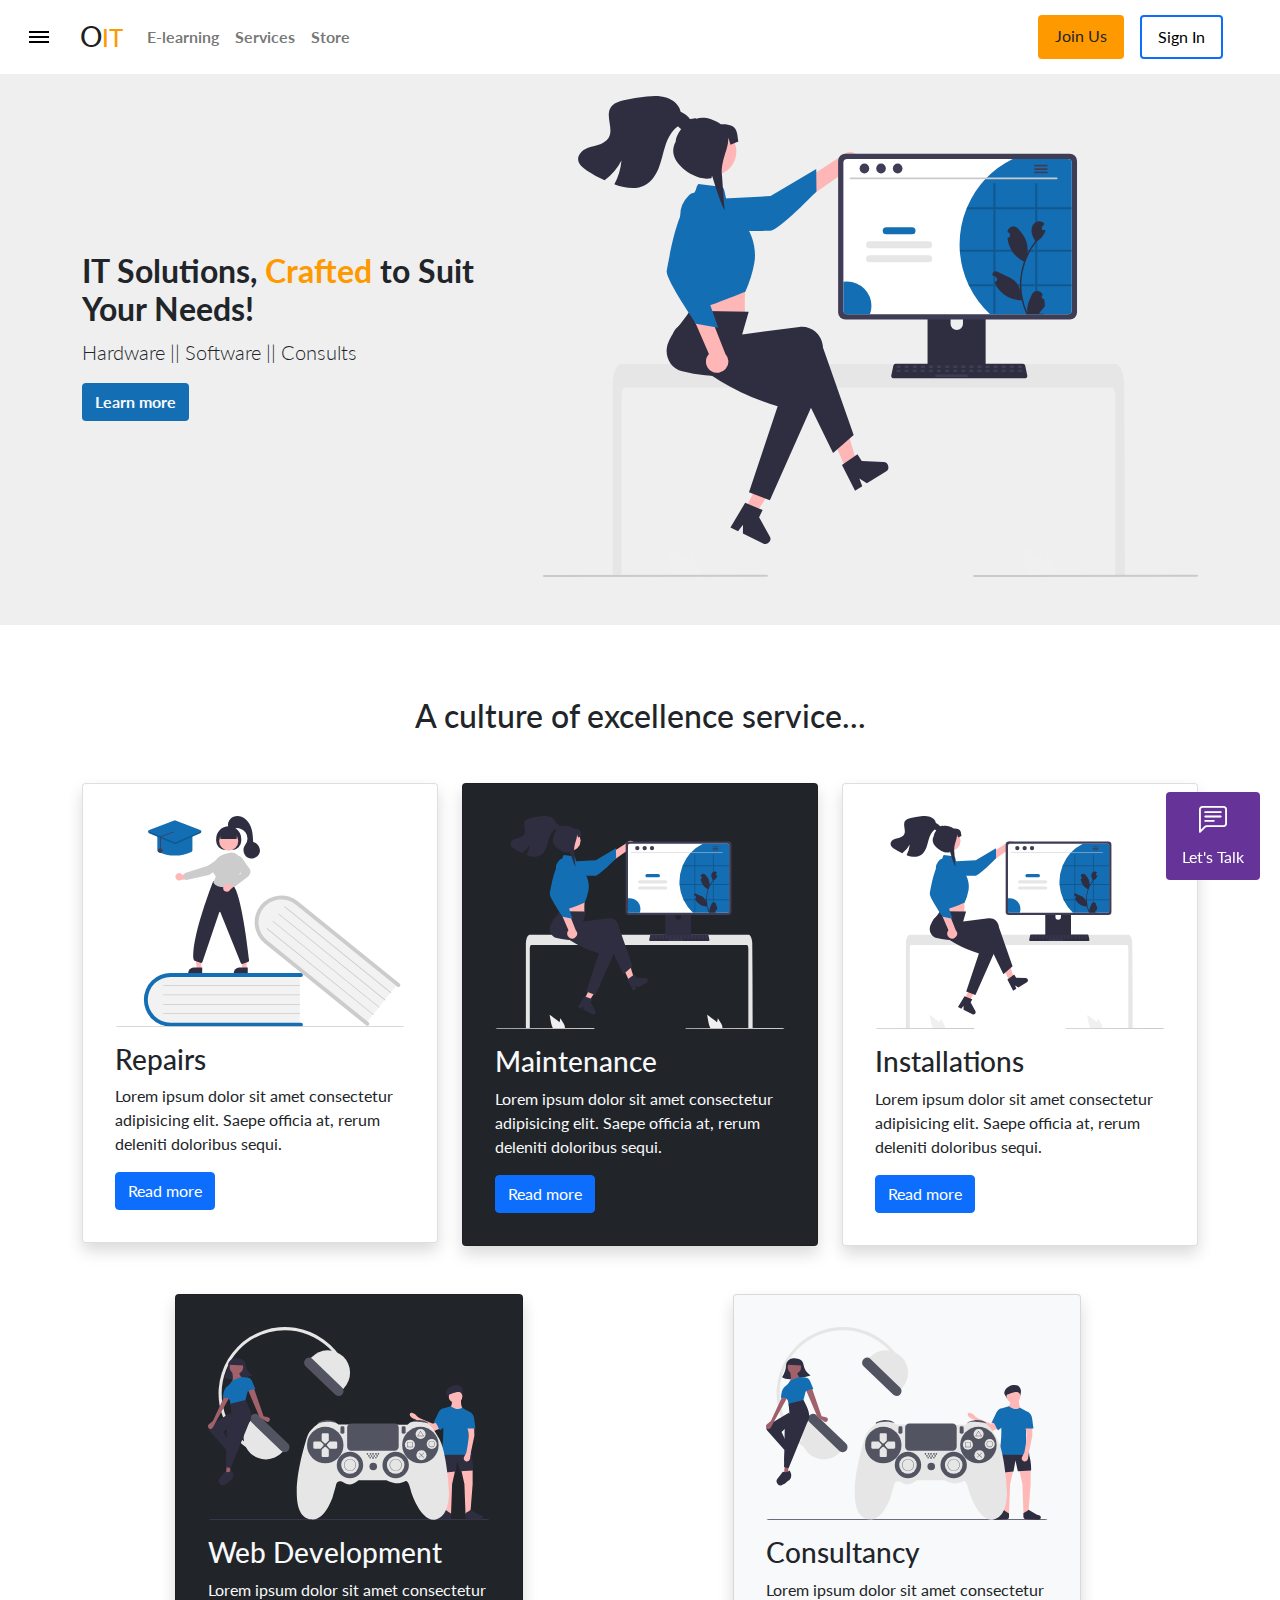
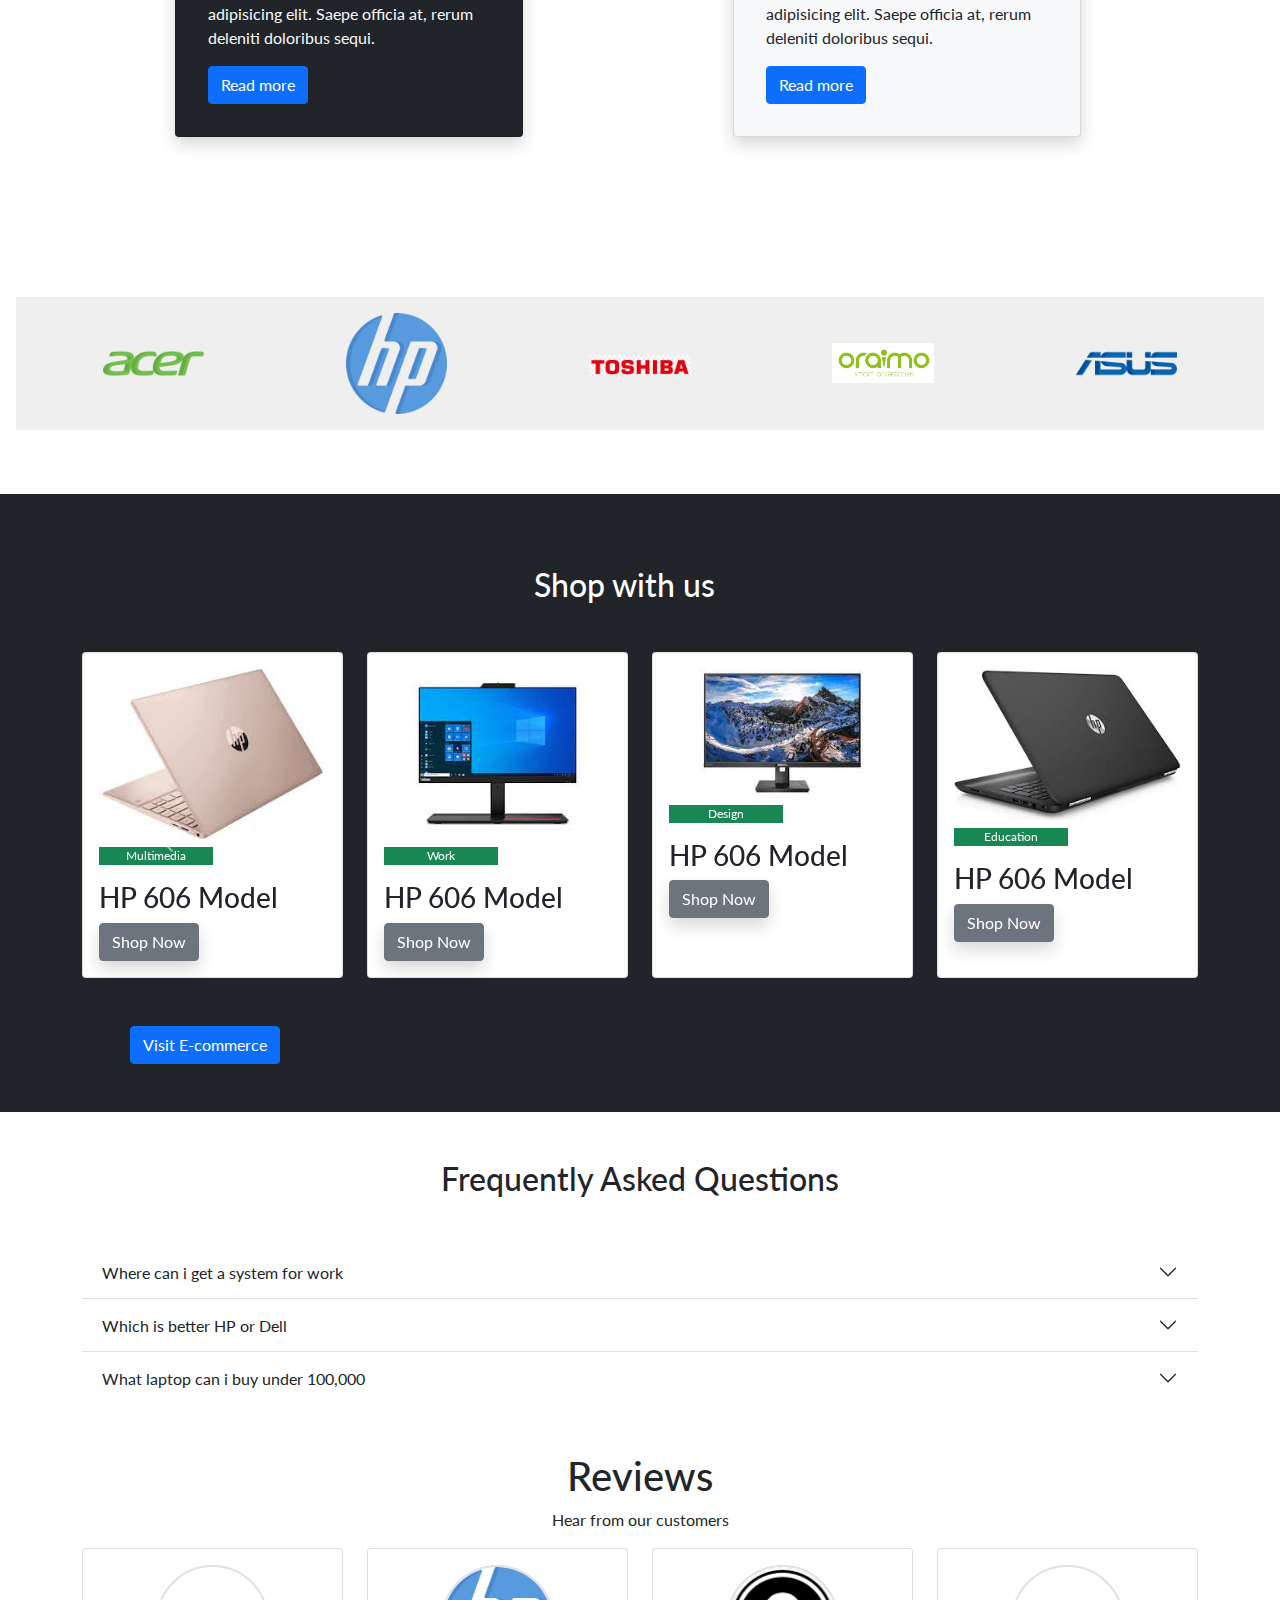
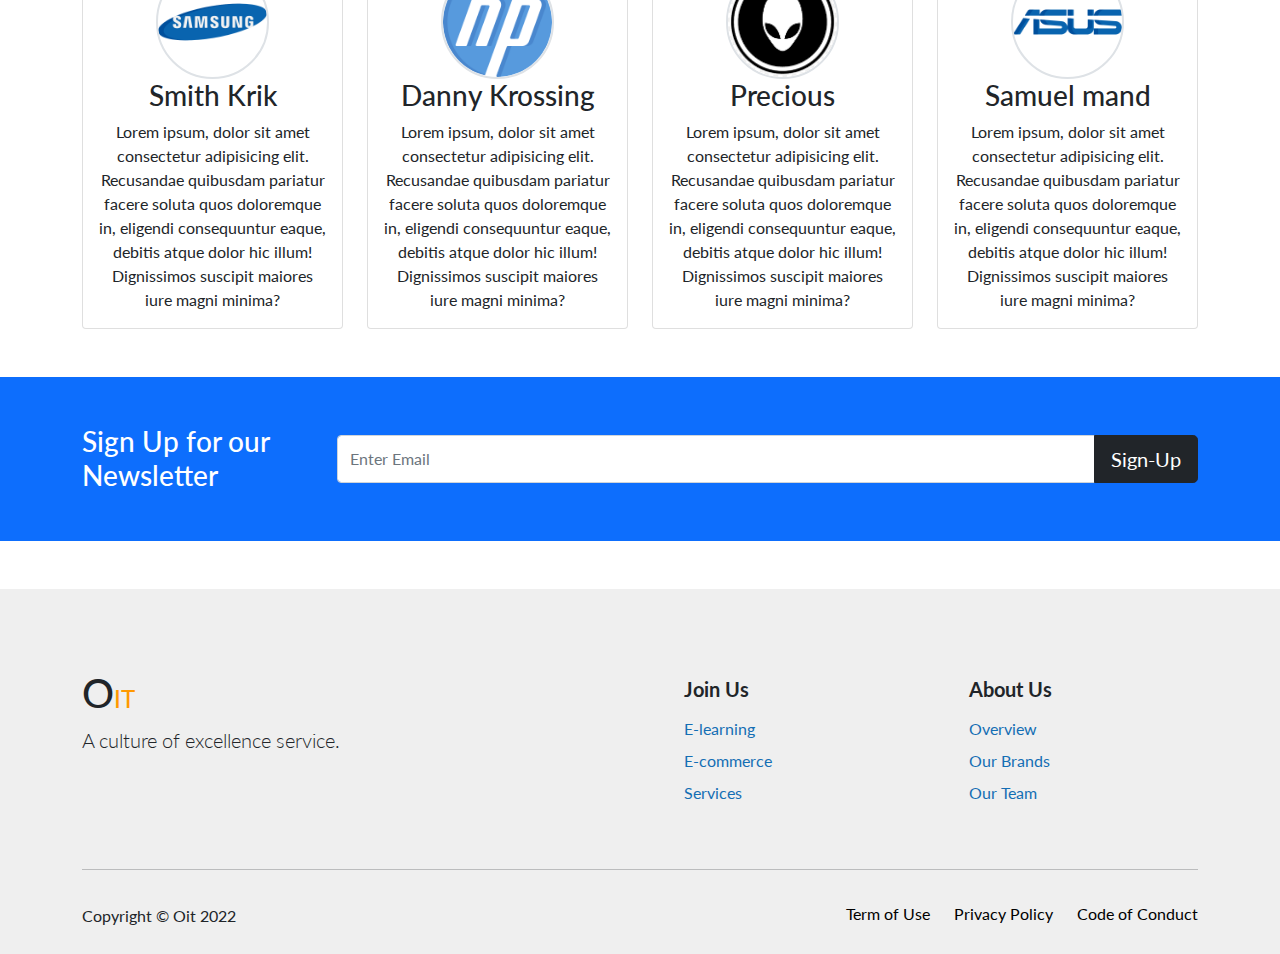
<file: index.html>
<!DOCTYPE html>
<html lang="en">
<head>
  <meta charset="UTF-8">
  <meta http-equiv="X-UA-Compatible" content="IE=edge">
  <meta name="viewport" content="width=device-width, initial-scale=1.0">

  <!--  Bootstrap cdn  -->

  <link href="https://cdn.jsdelivr.net/npm/bootstrap@5.1.3/dist/css/bootstrap.min.css" rel="stylesheet" integrity="sha384-1BmE4kWBq78iYhFldvKuhfTAU6auU8tT94WrHftjDbrCEXSU1oBoqyl2QvZ6jIW3" crossorigin="anonymous">

  <!-- Local Bootstrap link-->
  
  <link rel="stylesheet" href="bootstrap.css">

  <!--Bootstrap icon Link -->
  <link rel="stylesheet" href="https://cdn.jsdelivr.net/npm/bootstrap-icons@1.8.0/font/bootstrap-icons.css">

  
  <!-- Font Awesome Link -->

  <link rel="stylesheet" href="https://cdnjs.cloudflare.com/ajax/libs/font-awesome/6.0.0-beta3/css/all.min.css" integrity="sha512-Fo3rlrZj/k7ujTnHg4CGR2D7kSs0v4LLanw2qksYuRlEzO+tcaEPQogQ0KaoGN26/zrn20ImR1DfuLWnOo7aBA==" crossorigin="anonymous" referrerpolicy="no-referrer" />


  <!-- Custom CSS file -->



  <link rel="stylesheet" href="style.css">
  <title>Homepage || Oit Consults</title>
</head>
<body>

  <div id="navBar" class="navbar navbar-expand-lg bg-white navbar-light .font-lato">

    <button class="hamburger" onclick="openNav()">
      <div class="hamburger-lines"></div>
      <div class="hamburger-lines"></div>
      <div class="hamburger-lines"></div>
    </button>

    
  
        
      <!-- <a href="#" class="h4 color-primary"><i class="fas fa-bars"></i></a> -->
        <a class="text-decoration-none navbar-brand" href="#"> <span class="h3">O</span><span class="color-yellow h4">IT</span></a>
      

      <!-- <button class="navbar-toggler" type="button" data-bs-toggle="collapse" data-bs-target="#navmenu">
        <span class="navbar-toggler-icon"></span>
      </button> -->

      <div class="collapse navbar-collapse" id="navmenu">
        <ul class="navbar-nav">
          <li class="nav-item">
            <li class="nav-item">
              <a href="shop.html" class="nav-link .font-lato fw-bold">E-learning</a>
            </li>
            <a href="#product" class="nav-link fw-bold">Services</a>
          </li>
          <li class="nav-item">
            <a href="#question" class="nav-link fw-bold">Store</a>
          </li>
        </ul>
      </div>

    <div class="others d-flex">
      <a class="join-us-btn btn color-yellow-bg mx-3 ms-auto d-none d-sm-block px-3 py-2">Join Us</a>
      <a href="#" class="sign-in-btn text-decoration-none my-auto d-none d-sm-block border border-2 border-primary px-3 py-2 rounded">Sign In</a>
    <a href="#" class="text-dark h4 my-auto mx-3"><i class="fas fa-shopping-cart"></i></a>
    <div class="chatWithUs">
      <button type="submit" class="btn">
        <i class=" chat-icon bi bi-chat-left-text h3"></i>
        <a href="#">Let's Talk</a></button>
    </div>
    </div>
  </div>

  <section class="sideNav mt-2" id="SideNav">
    <div class="sideNav px-3">
      <div class="sideNav-contents mt-3 px-5">
        <div class="sideNav-Brand mb-3 align-items-center">
          <a href="#" onclick="closeNav()" class="closeSideNav text-decoration-none text-dark"><i class="fas fa-times"></i></a>
          <a class="text-decoration-none sidenavbar-brand p-2 mb-5" href="#"> <span class="h3 text-dark mb-5">O</span><span class="color-yellow h4 mb-5">IT</span></a>
            <a class="btn color-yellow-bg mx-3 ms-auto d-block d-sm-none">Join Us</a>
          <a href="#" class="text-dark text-decoration-none d-block d-sm-none border border-2 border-primary px-3 py-2 rounded">Sign In</a>
        </div>

       <ul class="sideNav-lists">
         <li class="mb-2"><a href="#" class=" side-nav-title text-decoration-none fw-bold h5 color-yellow">Services</a></li>
         <li><a href="#" class="text-decoration-none text-dark">Repairs</a></li>
         <li><a href="#" class="text-decoration-none text-dark">Maintenance</a></li>
         <li><a href="#" class="text-decoration-none text-dark">Installations</a></li>
         <li><a href="#" class="text-decoration-none text-dark">Web Development</a></li>
         <li><a href="#" class="text-decoration-none text-dark">Consults</a></li>
       </ul>
       <ul class="sideNav-lists">
         <li class="mb-2 text-decoration-none text-dark"><a href="#" class="side-nav-title text-decoration-none fw-bold h5 color-yellow">E-learning</a></li>
         <li><a href="#" class="text-decoration-none text-dark">Hardware Engeneering</a></li>
         <li><a href="#" class="text-decoration-none text-dark">Networking</a></li>
         <li><a href="#" class="text-decoration-none text-dark">Computer Basis</a></li>
         <li><a href="#" class="text-decoration-none text-dark">Web Development</a></li>
       </ul>
       <ul class="sideNav-lists">
         <li class="mb-2 text-decoration-none text-dark"><a href="#" class="side-nav-title text-decoration-none fw-bold h5 color-yellow">Store</a></li>
         <li><a href="#" class="text-decoration-none text-dark">Laptops</a></li>
         <li><a href="#" class="text-decoration-none text-dark">Desktops</a></li>
         <li><a href="#" class="text-decoration-none text-dark">Systems</a></li>
         <li><a href="#" class="text-decoration-none text-dark">Other Accesories</a></li>
       </ul>
      </div>
    </div>
  </section>

  <section class="showcase color-second-bg  p-5 text-center text-sm-start mb-4 mt-5">
    <div class="container d-flex justify-content-between align-items-center">
      <div class="showcase-text">
        <h2 class="fw-bold">IT Solutions, <span class="color-yellow">Crafted</span> to Suit Your Needs! </h2>
        <p class="lead">Hardware || Software || Consults</p>
        <a href="#category" class="btn color-primary-bg fw-bold text-light">Learn more</a>
      </div>
  
      <div class="showcase-img">
        <img class="img-fluid d-none d-sm-block w-70" src="./assets/undraw_designer_life_re_6ywf.svg" alt="">
      </div>
    </div>
  </section>

  <section class="category mb-5 p-5" id="category">
    <div class="container">
      <div class="category-title text-center mb-5">
        <h2>A culture of excellence service...</h2>
      </div>
      <div class="row g-4">
        <div class="col-md-4">
          <div class="card bg-light shadow p-3 mb-5 bg-body ">
            <div class="card-body">
              <img src="./assets/undraw_education_f8ru.svg" alt="" class="card-img img-fluid w-70 mb-3">
              <h3 class="card-title">Repairs</h3>
              <p class="card-text">Lorem ipsum dolor sit amet consectetur adipisicing elit. Saepe officia at, rerum deleniti doloribus sequi.</p>
              <button class="btn btn-primary">Read more</button>
            </div>
          </div>
        </div>
        <div class="col-md-4">
          <div class="card bg-dark text-light shadow p-3 mb-5">
            <div class="card-body">
              <img src="./assets/undraw_designer_life_re_6ywf.svg" alt="" class="card-img img-fluid w-70 mb-3">
              <h3 class="card-title">Maintenance</h3>
              <p class="card-text">Lorem ipsum dolor sit amet consectetur adipisicing elit. Saepe officia at, rerum deleniti doloribus sequi.</p>
              <button class="btn btn-primary">Read more</button>
            </div>
          </div>
        </div>
        <div class="col-md-4">
          <div class="card bg-light shadow p-3 mb-5 bg-body">
            <div class="card-body">
              <img src="./assets/undraw_designer_life_re_6ywf.svg" alt="" class="card-img img-fluid w-70 mb-3">
              <h3 class="card-title">Installations</h3>
              <p class="card-text">Lorem ipsum dolor sit amet consectetur adipisicing elit. Saepe officia at, rerum deleniti doloribus sequi.</p>
              <button class="btn btn-primary">Read more</button>
            </div>
          </div>
        </div>
        <div class="row justify-content-around">
          <div class="col-md-4">
            <div class="card bg-dark text-light shadow p-3 mb-5 rounded">
              <div class="card-body">
                <img src="./assets/undraw_video_game_night_8h8m.svg" alt="" class="card-img img-fluid w-70  mb-3">
                <h3 class="card-title">Web Development</h3>
                <p class="card-text">Lorem ipsum dolor sit amet consectetur adipisicing elit. Saepe officia at, rerum deleniti doloribus sequi.</p>
                <button class="btn btn-primary">Read more</button>
              </div>
            </div>
          </div>
          <div class="col-md-4">
            <div class="card bg-light shadow p-3 mb-5 rounded">
              <div class="card-body">
                <img src="./assets/undraw_video_game_night_8h8m.svg" alt="" class="card-img img-fluid w-70  mb-3">
                <h3 class="card-title">Consultancy</h3>
                <p class="card-text">Lorem ipsum dolor sit amet consectetur adipisicing elit. Saepe officia at, rerum deleniti doloribus sequi.</p>
                <button class="btn btn-primary">Read more</button>
              </div>
            </div>
          </div>
        </div>
      </div>
    </div>
  </section>

  <section class="brands p-3 text-center mb-5">
    <div class="d-flex justify-content-center align-items-center m-auto color-second-bg p-3">
      <div class="col-md-2 m-auto">
        <img class="img-fluid w-50" src="./assets/acer.png" alt="">
      </div>
      <div class="col-md-2 m-auto">
        <img class="img-fluid w-50" src="./assets/hp.png" alt="">
      </div>
      <div class="col-md-2 m-auto">
        <img class="img-fluid w-50" src="./assets/toshiba.png" alt="">
      </div>
      <div class="col-md-2 m-auto">
        <img class="img-fluid w-50" src="./assets/oraimo.png" alt="">
      </div>
      <div class="col-md-2 m-auto">
        <img class="img-fluid w-50" src="./assets/asus.png" alt="">
      </div>
    </div>
  </section>

  <section class="products bg-dark mb-5 p-5" id="product">
    <div class="container">
            <h2 class="products-title text-center mt-4 text-white mb-5">Shop with us <i class="fas fa-arrow-right mx-3"></i></h2>
            
            <div id="carouselExampleControls" class="carousel slide" data-bs-ride="carousel">
              <div class="carousel-inner">
                <div class="carousel-item active">
                  <div class="row g-4 mb-5">
                    <div class="col-md-3 ">
                      <div class="card">
                        <div class="card-body">
                          <img src="./assets/laptop1.jpg" alt="" class="card-img img-fluid mb-2">
                          <p class="category bg-success font-size-12 text-white text-center w-50 ">Multimedia</p>
                          <h3 class="card-title">HP 606 Model</h3>
                          <button class="btn btn-secondary shadow">Shop Now</button>
                        </div>
                      </div>
                    </div>
        
                    <div class="col-md-3 ">
                      <div class="card">
                        <div class="card-body">
                          <img src="./assets/desktop1.jpg" alt="" class="card-img img-fluid mb-2">
                          <p class="category bg-success font-size-12 text-white w-50 text-center px-2">Work</p>
                          <h3 class="card-title">HP 606 Model</h3>
                          <button class="btn btn-secondary shadow">Shop Now</button>
                        </div>
                      </div>
                    </div>
        
                    <div class="col-md-3">
                      <div class="card h-100">
                        <div class="card-body">
                          <img src="./assets/desktop2.jpg" alt="" class="card-img img-fluid mb-2">
                          <p class="category bg-success font-size-12 text-white w-50 text-center px-2">Design</p>
                          <h3 class="card-title">HP 606 Model</h3>
                          <button class="btn btn-secondary shadow mt-auto">Shop Now</button>
                        </div>
                      </div>
                    </div>
        
                    <div class="col-md-3 ">
                      <div class="card h-100">
                        <div class="card-body">
                          <img src="./assets/laptop2.jpg" alt="" class="card-img img-fluid mb-2">
                          <p class="category bg-success font-size-12 text-white w-50 text-center ">Education</p>
                          <h3 class="card-title">HP 606 Model</h3>
                          <button class="btn btn-secondary shadow">Shop Now</button>
                        </div>
                      </div>
                    </div>
                  </div>
                </div>
                <div class="carousel-item">
                  <div class="row g-4 mb-5">
                    <div class="col-md-3 ">
                      <div class="card">
                        <div class="card-body">
                          <img src="./assets/laptop1.jpg" alt="" class="card-img img-fluid mb-2">
                          <p class="category bg-success font-size-12 text-white text-center w-50 ">Multimedia</p>
                          <h3 class="card-title">HP 606 Model</h3>
                          <button class="btn btn-secondary shadow">Shop Now</button>
                        </div>
                      </div>
                    </div>
        
                    <div class="col-md-3 ">
                      <div class="card">
                        <div class="card-body">
                          <img src="./assets/desktop1.jpg" alt="" class="card-img img-fluid mb-2">
                          <p class="category bg-success font-size-12 text-white w-50 text-center px-2">Work</p>
                          <h3 class="card-title">HP 606 Model</h3>
                          <button class="btn btn-secondary shadow">Shop Now</button>
                        </div>
                      </div>
                    </div>
        
                    <div class="col-md-3">
                      <div class="card h-100">
                        <div class="card-body">
                          <img src="./assets/desktop2.jpg" alt="" class="card-img img-fluid mb-2">
                          <p class="category bg-success font-size-12 text-white w-50 text-center px-2">Design</p>
                          <h3 class="card-title">HP 606 Model</h3>
                          <button class="btn btn-secondary shadow mt-auto">Shop Now</button>
                        </div>
                      </div>
                    </div>
        
                    <div class="col-md-3 ">
                      <div class="card h-100">
                        <div class="card-body">
                          <img src="./assets/laptop2.jpg" alt="" class="card-img img-fluid mb-2">
                          <p class="category bg-success font-size-12 text-white w-50 text-center ">Education</p>
                          <h3 class="card-title">HP 606 Model</h3>
                          <button class="btn btn-secondary shadow">Shop Now</button>
                        </div>
                      </div>
                    </div>
                  </div>
                </div>
                <div class="carousel-item">
                  <div class="row g-4 mb-5">
                    <div class="col-md-3 ">
                      <div class="card">
                        <div class="card-body">
                          <img src="./assets/laptop1.jpg" alt="" class="card-img img-fluid mb-2">
                          <p class="category bg-success font-size-12 text-white text-center w-50 ">Multimedia</p>
                          <h3 class="card-title">HP 606 Model</h3>
                          
                          <button class="btn btn-secondary shadow">Shop Now</button>
                        </div>
                      </div>
                    </div>
        
                    <div class="col-md-3 ">
                      <div class="card">
                        <div class="card-body">
                          <img src="./assets/desktop1.jpg" alt="" class="card-img img-fluid mb-2">
                          <p class="category bg-success font-size-12 text-white w-50 text-center px-2">Work</p>
                          <h3 class="card-title">HP 606 Model</h3>
                          <button class="btn btn-secondary shadow">Shop Now</button>
                        </div>
                      </div>
                    </div>
        
                    <div class="col-md-3">
                      <div class="card h-100">
                        <div class="card-body">
                          <img src="./assets/desktop2.jpg" alt="" class="card-img img-fluid mb-2">
                          <p class="category bg-success font-size-12 text-white w-50 text-center px-2">Design</p>
                          <h3 class="card-title">HP 606 Model</h3>
                          <button class="btn btn-secondary shadow mt-auto">Shop Now</button>
                        </div>
                      </div>
                    </div>
        
                    <div class="col-md-3 ">
                      <div class="card h-100">
                        <div class="card-body">
                          <img src="./assets/laptop2.jpg" alt="" class="card-img img-fluid mb-2">
                          <p class="category bg-success font-size-12 text-white w-50 text-center ">Education</p>
                          <h3 class="card-title">HP 606 Model</h3>
                          <button class="btn btn-secondary shadow">Shop Now</button>
                        </div>
                      </div>
                    </div>
                  </div>
                </div>
              </div>
              <button class="carousel-control-prev" type="button" data-bs-target="#carouselExampleControls" data-bs-slide="prev">
                <span class="carousel-control-prev-icon" aria-hidden="true"></span>
                <span class="visually-hidden">Previous</span>
              </button>
              <button class="carousel-control-next" type="button" data-bs-target="#carouselExampleControls" data-bs-slide="next">
                <span class="carousel-control-next-icon" aria-hidden="true"></span>
                <span class="visually-hidden">Next</span>
              </button>
            </div>
           <a href="shop.html" class="view-all btn btn-primary mx-5">
            Visit E-commerce <i class="fas fa-chevron-right"></i>
          </a>
    </div>
  </section>

  <section id="question" class="mb-5" itemid="question">
    <div class="container">
      <div class="question-title mb-5">
        <h2 class="text-center mb-3">Frequently Asked Questions</h2>
      </div>
      <div class="accordion accordion-flush" id="accordionFlush">
        <div class="accordion-item">
          <h2 class="accordion-header" id="flush-headingOne">
            <button class="accordion-button collapsed" type="button" data-bs-toggle="collapse" data-bs-target="#flush-collapseOne">
              Where can i get a system for work
            </button>
          </h2>
          <div id="flush-collapseOne" class="accordion-collapse collapse" aria-labelledby="flush-headingOne" data-bs-parent="#accordionFlush">
            <div class="accordion-body">Placeholder content for this accordion, which is intended to demonstrate the <code>.accordion-flush</code> class. This is the first item's accordion body.</div>
          </div>
        </div>
        <div class="accordion-item">
          <h2 class="accordion-header" id="flush-headingTwo">
            <button class="accordion-button collapsed" type="button" data-bs-toggle="collapse" data-bs-target="#flush-collapseTwo" aria-expanded="false" aria-controls="flush-collapseTwo">
              Which is better HP or Dell
            </button>
          </h2>
          <div id="flush-collapseTwo" class="accordion-collapse collapse" aria-labelledby="flush-headingTwo" data-bs-parent="#accordionFlushExample">
            <div class="accordion-body">Placeholder content for this accordion, which is intended to demonstrate the <code>.accordion-flush</code> class. This is the second item's accordion body. Let's imagine this being filled with some actual content.</div>
          </div>
        </div>
        <div class="accordion-item">
          <h2 class="accordion-header" id="flush-headingThree">
            <button class="accordion-button collapsed" type="button" data-bs-toggle="collapse" data-bs-target="#flush-collapseThree" aria-expanded="false" aria-controls="flush-collapseThree">
              What laptop can i buy under 100,000
            </button>
          </h2>
          <div id="flush-collapseThree" class="accordion-collapse collapse" aria-labelledby="flush-headingThree" data-bs-parent="#accordionFlushExample">
            <div class="accordion-body">Placeholder content for this accordion, which is intended to demonstrate the <code>.accordion-flush</code> class. This is the third item's accordion body. Nothing more exciting happening here in terms of content, but just filling up the space to make it look, at least at first glance, a bit more representative of how this would look in a real-world application.</div>
          </div>
        </div>
      </div>
    </div>
  </section>

  <section class="reviews mb-5 ">
    <div class="container">
      <div class="title-content text-center">
        <h1>Reviews</h1>
        <p>Hear from our customers</p>
      </div>
        <div class="row g-4">
          <div class="col-md-3">
            <div class="card">
              <div class="card-body text-center">
                <div class="card-img">
                  <img class="img-fluid w-50 rounded-circle border border-2" src="./assets/samsung.png" alt="">
                </div>
                <h3 class="card-title">Smith Krik</h3>
                <p class="card-text">Lorem ipsum, dolor sit amet consectetur adipisicing elit. Recusandae quibusdam pariatur facere soluta quos doloremque in, eligendi consequuntur eaque, debitis atque dolor hic illum! Dignissimos suscipit maiores iure magni minima?</p>
              </div>
            </div>
          </div>

          <div class="col-md-3">
            <div class="card">
              <div class="card-body text-center">
                <div class="card-img">
                  <img class="img-fluid w-50 rounded-circle border border-2" src="./assets/hp.png" alt="">
                </div>
                <h3 class="card-title">Danny Krossing</h3>
                <p class="card-text">Lorem ipsum, dolor sit amet consectetur adipisicing elit. Recusandae quibusdam pariatur facere soluta quos doloremque in, eligendi consequuntur eaque, debitis atque dolor hic illum! Dignissimos suscipit maiores iure magni minima?</p>
              </div>
            </div>
          </div>

          <div class="col-md-3">
            <div class="card">
              <div class="card-body text-center">
                <div class="card-img">
                  <img class="img-fluid w-50 rounded-circle border border-2" src="./assets/alienware.png" alt="">
                </div>
                <h3 class="card-title">Precious</h3>
                <p class="card-text">Lorem ipsum, dolor sit amet consectetur adipisicing elit. Recusandae quibusdam pariatur facere soluta quos doloremque in, eligendi consequuntur eaque, debitis atque dolor hic illum! Dignissimos suscipit maiores iure magni minima?</p>
              </div>
            </div>
          </div>

          <div class="col-md-3">
            <div class="card">
              <div class="card-body text-center">
                <div class="card-img">
                  <img class="img-fluid w-50 rounded-circle border border-2" src="./assets/asus.png" alt="">
                </div>
                <h3 class="card-title">Samuel mand</h3>
                <p class="card-text">Lorem ipsum, dolor sit amet consectetur adipisicing elit. Recusandae quibusdam pariatur facere soluta quos doloremque in, eligendi consequuntur eaque, debitis atque dolor hic illum! Dignissimos suscipit maiores iure magni minima?</p>
              </div>
            </div>
          </div>
        </div>
    </div>
  </section>

  <section class="newsletter bg-primary p-5 text-white mb-5">
    <div class="container">
      <div class="d-md-flex justify-content-between align-items-center">
        <h3 class="mb-3 mb-md-0">
          Sign Up for our Newsletter
        </h3>
        <div class="input-group news-input">
          <input type="text" class="form-control" placeholder="Enter Email">
          <button type="button" class="btn btn-dark btn-lg outline-none">Sign-Up</button>
        </div>
      </div>
    </div>
  </section>
  
  <footer class="footer color-second-bg">
    <div class="container">
      <div class="row g-4 mb-5 foot-upper">
        <div class="col-md-6">
          <h2><span class="h1">O</span><span class="color-yellow h4">IT</span></h2>
          <p class="lead">A culture of excellence service.</p>

          <ul class="socials d-flex p-1">
            <li class="list-item" ><a href="https://www.facebook.com/oitconsults" class="text-decoration-none"><i class="fa-brands fa-facebook-square h3 text-dark"></i></a></li>
            <li class="mx-3 list-item"><a href="https://www.instagram.com/oitconsults" class="text-decoration-none"><i class="fa-brands fa-instagram-square h3 text-dark"></i></a></li>
            <li class="mx-2 list-item"><a href="https://www.twitter.com/oitconsults" class="text-decoration-none"><i class="fa-brands fa-twitter-square h3 text-dark"></i></a></li>
            <li class="mx-2 list-item"><a href="https://www.linkedin.com/company/oitconsults" class="text-decoration-none"><i class="fa-brands fa-linkedin h3 text-dark"></i></a></li>
            <li class="mx-3 list-item"><a href="https://wa.me/message/YAR56LRVOZ76N1" class="text-decoration-none"><i class="fa-brands fa-whatsapp-square h3 text-dark"></i></a></li>
          </ul>
        </div>
        <div class="col-md-3 pt-2">
          <h5 class="mb-3 fw-bold join-us-title">Join Us</h5>
          <ul class="join-us">
            <li class="mb-2" ><a href="#showcase" class="text-decoration-none color-primary">E-learning</a></li>
            <li class="mb-2"><a href="#about" class="text-decoration-none color-primary">E-commerce</a></li>
            <li class=""><a href="#categories" class="text-decoration-none color-primary">Services</a></li>
          </ul>
        </div>
        <div class="col-md-3 pt-2">
          <h5 class="mb-3 fw-bold about-us-title">About Us</span></h5>
          <ul class="about-us">
            <li class="mb-2" ><a href="#showcase" class="text-decoration-none color-primary">Overview</a></li>
            <li class="mb-2"><a href="#about" class="text-decoration-none color-primary">Our Brands</a></li>
            <li class=""><a href="#categories" class="text-decoration-none color-primary">Our Team</a></li>
          </ul>
        </div>
      </div>

      <hr class="w-100 mb-1">

      <div class="copyright mb-0">
        <p class="copyright-txt">Copyright &copy; Oit 2022</p>
        <div class="extra-links">
          <a class="links" href="#">Term of Use</a>
        <a class="links" href="#">Privacy Policy</a>
        <a class="last-extra-link" href="#">Code of Conduct</a>
        </div>
      </div>
    </div>
  </footer>

  
  <!-- Bootstrap Js link-->

  <script src="https://cdn.jsdelivr.net/npm/@popperjs/core@2.10.2/dist/umd/popper.min.js" integrity="sha384-7+zCNj/IqJ95wo16oMtfsKbZ9ccEh31eOz1HGyDuCQ6wgnyJNSYdrPa03rtR1zdB" crossorigin="anonymous"></script>
  <script src="https://cdn.jsdelivr.net/npm/bootstrap@5.1.3/dist/js/bootstrap.min.js" integrity="sha384-QJHtvGhmr9XOIpI6YVutG+2QOK9T+ZnN4kzFN1RtK3zEFEIsxhlmWl5/YESvpZ13" crossorigin="anonymous"></script>
  <script src="./index.js"></script>
</body>
</html>
</file>
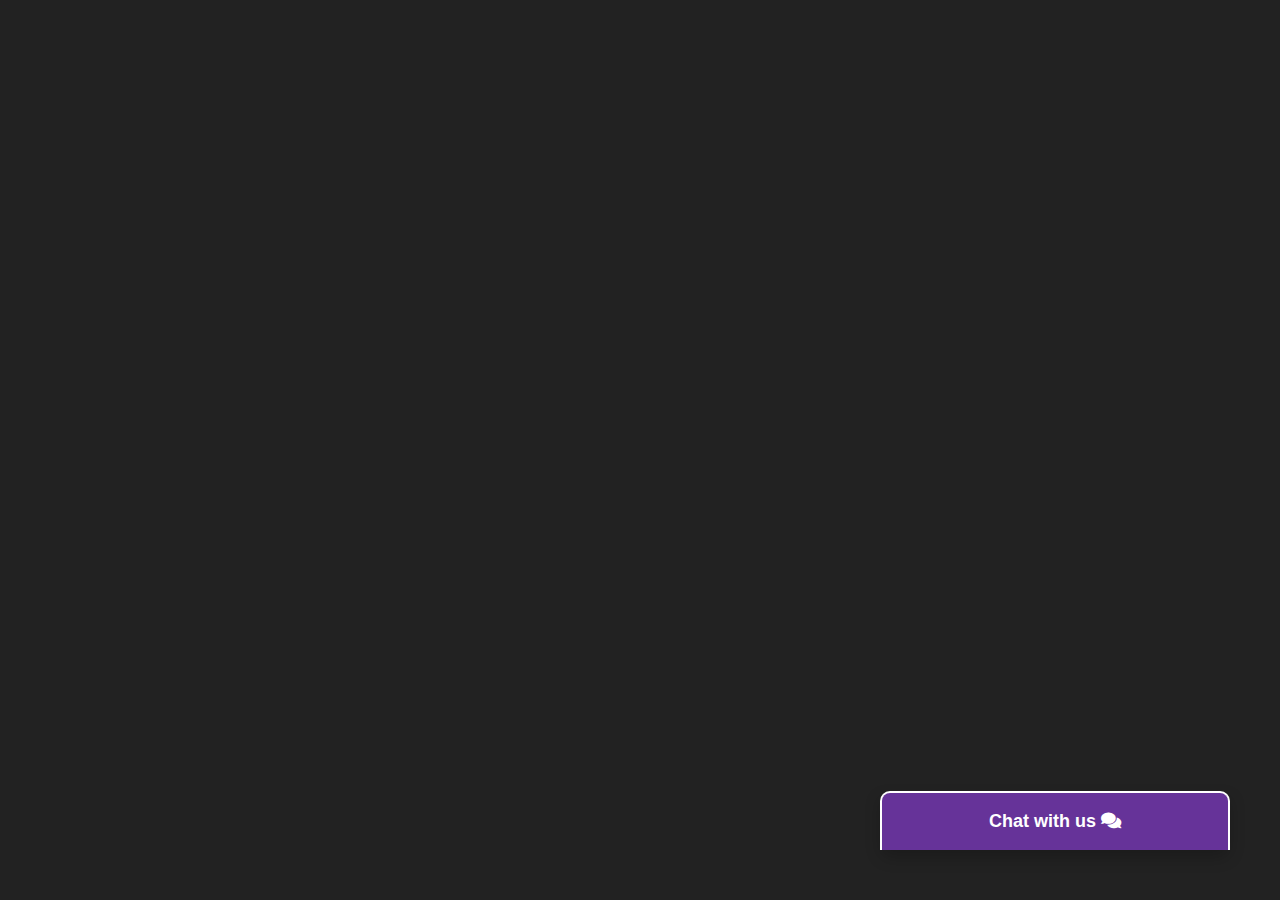
<file: Chat Bot/index.html>
<!DOCTYPE html>
<html lang="en">
<head>
    <meta charset="UTF-8">
    <meta http-equiv="X-UA-Compatible" content="IE=edge">
    <meta name="viewport" content="width=device-width, initial-scale=1.0">
    <title> Chat Bot </title>

    <link rel="stylesheet" href="static/css/chat.css">
    <link rel="stylesheet" href="static/css/home.css">
    <link rel="stylesheet" href="css/all.min.css">
    <link rel="stylesheet" href="css/fontawesome.min.css">
</head>
<body>
    
    <!-- CHAT BAR BLOCK -->
    <div class="chat-bar-collapsible">
        <button id="chat-button" type="submit" class="collapsible">Chat with us
            <i id="chat-icon" style="color: #fff;" class="fas fa-comments"></i>
        </button>

        <div class="contents">
            <div class="full-chat-block">
                <!-- MESSAGE CONTAINER -->
                <div class="outer-container">
                    <div class="chat-container">
                        <!-- MESSAGES -->
                        <div id="chatbox">
                            <h5 id="chat-timestamp"></h5>
                            <p id="botStarterMessage" class="botText"><span>Loading...</span></p>
                        </div>

                        <!-- USER INPUT BOX -->
                        <div class="chat-bar-input-block">
                            <div id="userInput">
                                <input id="textInput" class="input-box" type="text" name="msg" placeholder="Type 'Enter' to send a message">
                            </div>

                            <div class="chat-bar-icons">
                                <a href="#"><i id="chat-icon" class="fab fa-whatsapp" style="color: green;"></i></a>
                                <i id="chat-icon" class="fa fa-fw fa-heart" style="color: crimson;" onclick="heartButton"></i>
                                <i id="chat-icon" class="fas fa-share" style="color: #333;" onclick="sendButton"></i>
                                
                            </div>
                        </div>
                        <div class="chat-bar-bottom">
                            <p></p>
                        </div>
                    </div>
                </div>
            </div>
        </div>
    </div>






    <script src="https://cdnjs.cloudflare.com/ajax/libs/jquery/3.6.0/jquery.min.js" integrity="sha512-894YE6QWD5I59HgZOGReFYm4dnWc1Qt5NtvYSaNcOP+u1T9qYdvdihz0PPSiiqn/+/3e7Jo4EaG7TubfWGUrMQ==" crossorigin="anonymous" referrerpolicy="no-referrer"></script>
    <script src="static/scripts/chat.js"></script>
    <script src="static/scripts/responses.js"></script>
</body>
</html>
</file>
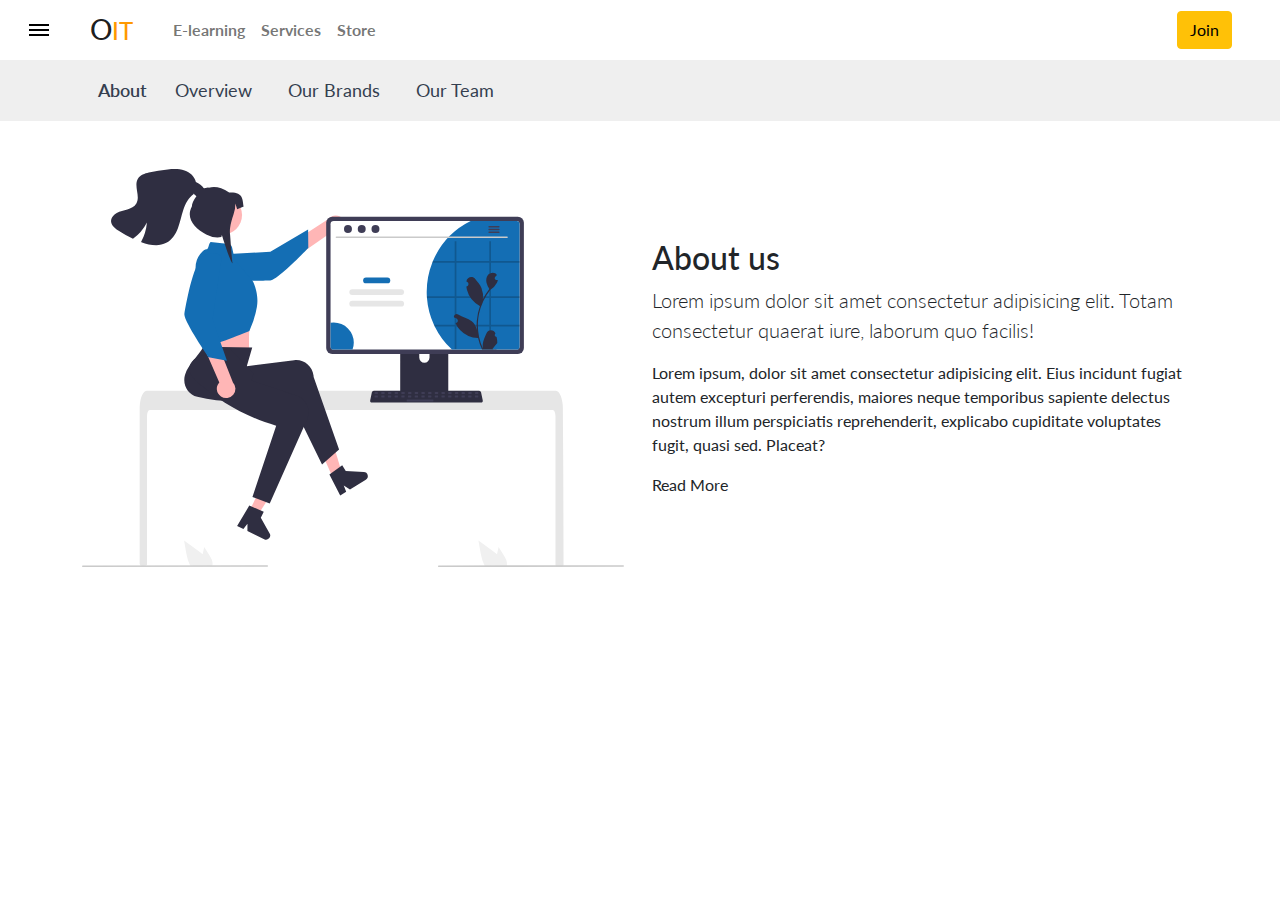
<file: about.html>
<!DOCTYPE html>
<html lang="en">
<head>
  <meta charset="UTF-8">
  <meta http-equiv="X-UA-Compatible" content="IE=edge">
  <meta name="viewport" content="width=device-width, initial-scale=1.0">

  <!--  Bootstrap cdn  -->

  <link href="https://cdn.jsdelivr.net/npm/bootstrap@5.1.3/dist/css/bootstrap.min.css" rel="stylesheet" integrity="sha384-1BmE4kWBq78iYhFldvKuhfTAU6auU8tT94WrHftjDbrCEXSU1oBoqyl2QvZ6jIW3" crossorigin="anonymous">

  <!-- Local Bootstrap link-->
  
  <link rel="stylesheet" href="bootstrap.css">

  
  <!-- Font Awesome Link -->

  <link rel="stylesheet" href="https://cdnjs.cloudflare.com/ajax/libs/font-awesome/6.0.0-beta3/css/all.min.css" integrity="sha512-Fo3rlrZj/k7ujTnHg4CGR2D7kSs0v4LLanw2qksYuRlEzO+tcaEPQogQ0KaoGN26/zrn20ImR1DfuLWnOo7aBA==" crossorigin="anonymous" referrerpolicy="no-referrer" />


  <!-- Custom CSS file -->



  <link rel="stylesheet" href="style.css">
  <title>About || Oit Consults</title>
</head>
<body>
    <div class="navbar navbar-expand-lg bg-white navbar-light .font-lato">

        <button class="hamburger">
          <div class="hamburger-lines"></div>
          <div class="hamburger-lines"></div>
          <div class="hamburger-lines"></div>
        </button>
    
        <div class="container">
            
          <!-- <a href="#" class="h4 color-primary"><i class="fas fa-bars"></i></a> -->
            <a class="text-decoration-none navbar-brand" href="#"> <span class="h3">O</span><span class="color-yellow h4">IT</span></a>
          
    
          <button class="navbar-toggler" type="button" data-bs-toggle="collapse" data-bs-target="#navmenu">
            <span class="navbar-toggler-icon"></span>
          </button>
    
          <div class="collapse navbar-collapse mx-3" id="navmenu">
            <ul class="navbar-nav">
              <li class="nav-item">
                <li class="nav-item">
                  <a href="#category" class="nav-link .font-lato fw-bold">E-learning</a>
                </li>
                <a href="#product" class="nav-link fw-bold">Services</a>
              </li>
              <li class="nav-item">
                <a href="#question" class="nav-link fw-bold">Store</a>
              </li>
            </ul>
          </div>
        </div>
        <button class="btn btn-warning mx-3 ms-auto">Join</button>
        <a href="#" class="text-dark h4 my-auto mx-3"><i class="fas fa-shopping-cart"></i></a>
      </div>

      <div class="navbar navbar-expand-lg color-second-bg">
          <div class="container">
            <div class="collapse navbar-collapse mx-3" id="navmenu">
                <ul class="navbar-nav about-list">
                    <li class="nav-item">
                      <p class="font-lato about-txt">About</p>
                    </li>
                    <a href="#product" class="nav-link">Overview</a>
                  <li class="nav-item">
                    <a href="#question" class="nav-link">Our Brands</a>
                  </li>
                  <li class="nav-item">
                    <a href="#question" class="nav-link">Our Team</a>
                  </li>
                </ul>
              </div>
          </div>
      </div>

    <section class="about p-5 text-sm-start mb-4" id="about">
        <div class="container">
          <div class="row justify-content-between align-items-center">
    
            <div class="col-md">
              <div class="showcase-img">
                <img class="img-fluid d-sm-block" src="./assets/undraw_designer_life_re_6ywf.svg" alt="">
              </div>
            </div>
            
            <div class="col-md p-3">
              <h2>About us</h2>
              <p class="lead">Lorem ipsum dolor sit amet consectetur adipisicing elit. Totam consectetur quaerat iure, laborum quo facilis!</p>
              <p>Lorem ipsum, dolor sit amet consectetur adipisicing elit. Eius incidunt fugiat autem excepturi perferendis, maiores neque temporibus sapiente delectus nostrum illum perspiciatis reprehenderit, explicabo cupiditate voluptates fugit, quasi sed. Placeat?</p>
              <a class="text-dark text-decoration-none" href="#">Read More <i class="fas fa-arrow-right"></i></a>
            </div>
            </div>    
          </div>
          
      
          
      </section>
</body>
</html>
</file>
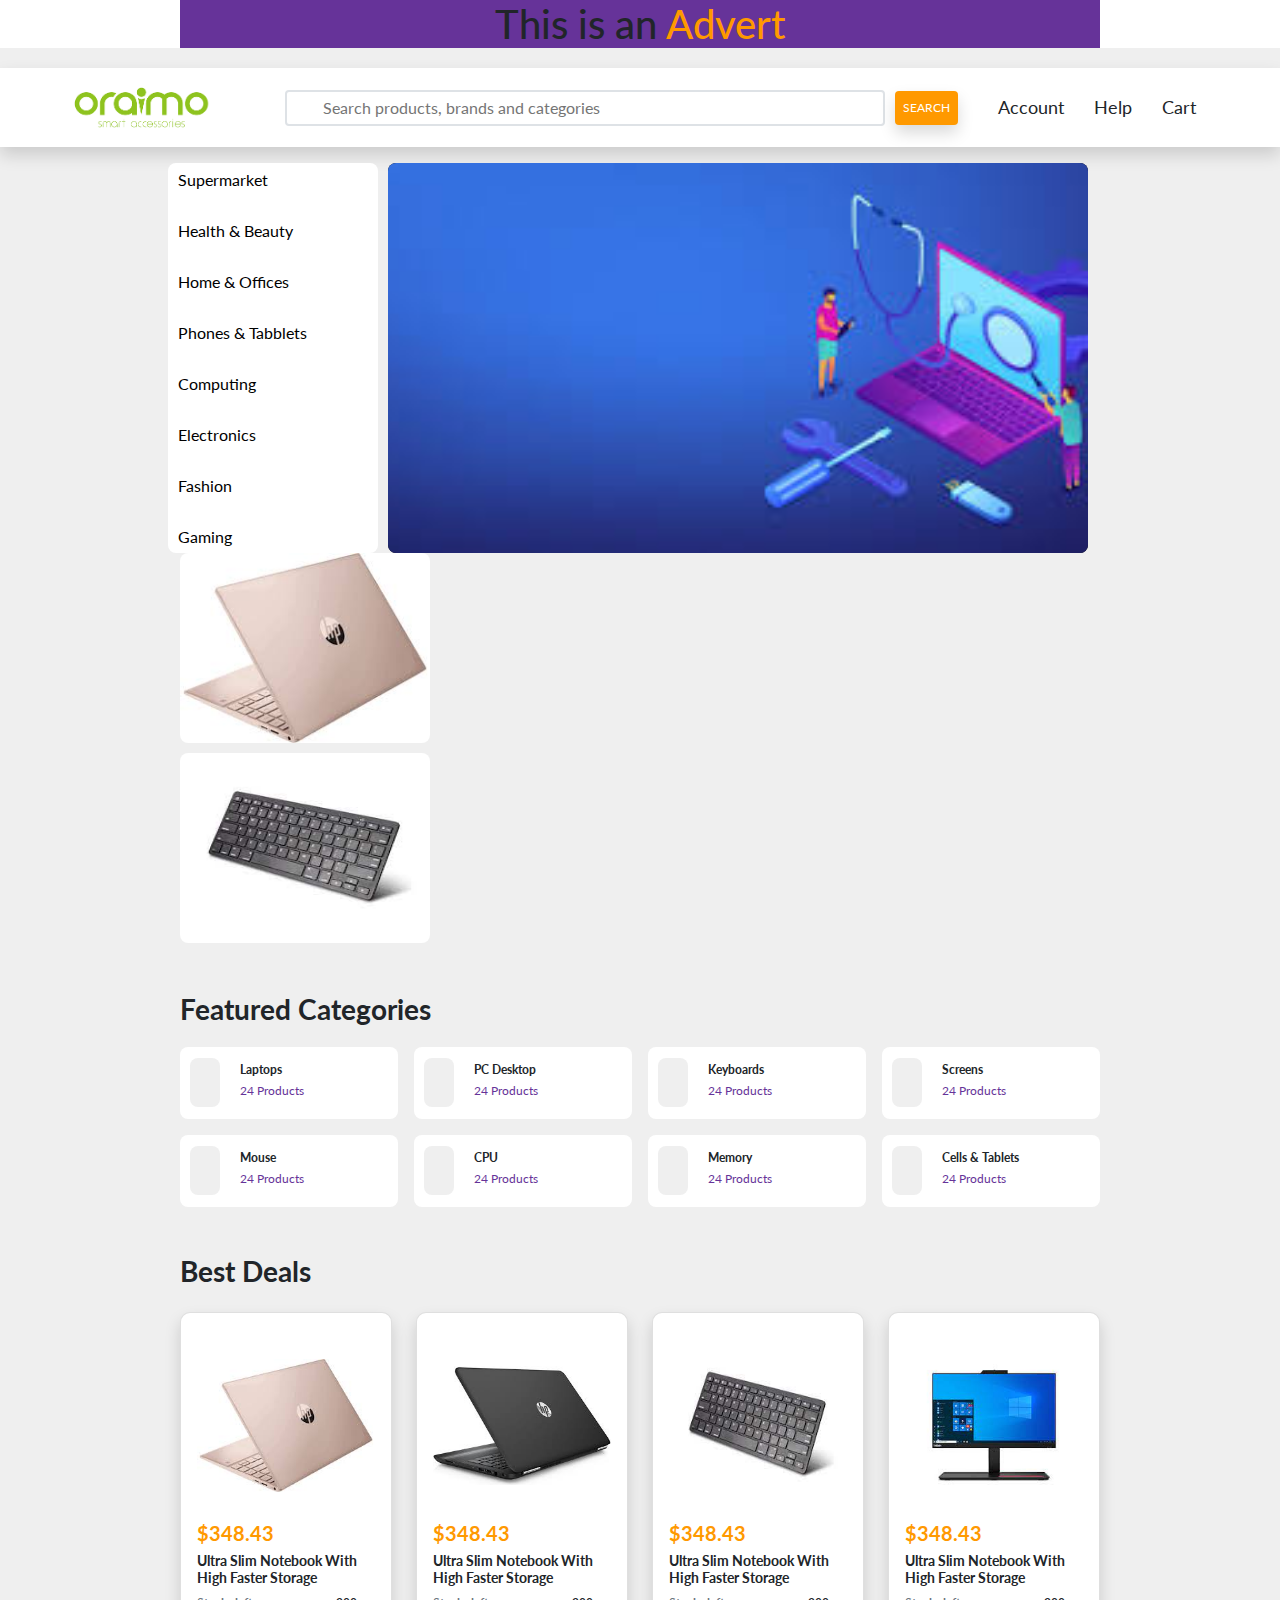
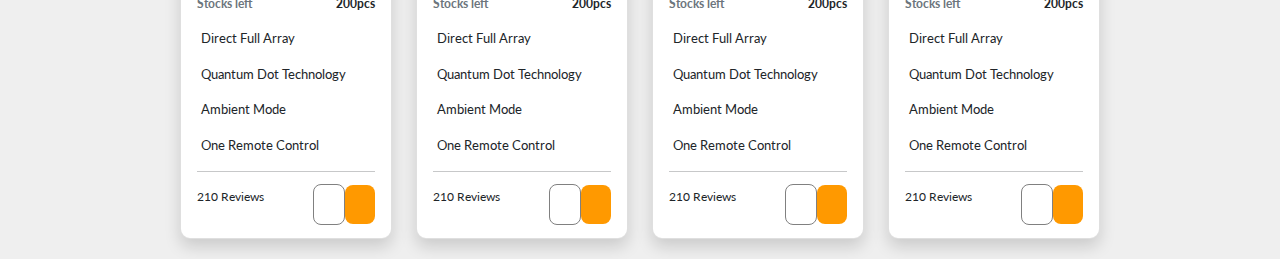
<file: shop.html>
<!DOCTYPE html>
<html lang="en">
<head>
    <meta charset="UTF-8">
    <meta http-equiv="X-UA-Compatible" content="IE=edge">
    <meta name="viewport" content="width=device-width, initial-scale=1.0">

     <!--  Bootstrap cdn  -->

  <link href="https://cdn.jsdelivr.net/npm/bootstrap@5.1.3/dist/css/bootstrap.min.css" rel="stylesheet" integrity="sha384-1BmE4kWBq78iYhFldvKuhfTAU6auU8tT94WrHftjDbrCEXSU1oBoqyl2QvZ6jIW3" crossorigin="anonymous">

  <!-- Local Bootstrap link-->
  
  <link rel="stylesheet" href="bootstrap.css">

  <!-- Owl Carousel link -->

  <link rel="stylesheet" href="https://cdnjs.cloudflare.com/ajax/libs/OwlCarousel2/2.3.4/assets/owl.carousel.min.css" integrity="sha512-tS3S5qG0BlhnQROyJXvNjeEM4UpMXHrQfTGmbQ1gKmelCxlSEBUaxhRBj/EFTzpbP4RVSrpEikbmdJobCvhE3g==" crossorigin="anonymous" referrerpolicy="no-referrer" />
  <link rel="stylesheet" href="https://cdnjs.cloudflare.com/ajax/libs/OwlCarousel2/2.3.4/assets/owl.theme.default.min.css" integrity="sha512-sMXtMNL1zRzolHYKEujM2AqCLUR9F2C4/05cdbxjjLSRvMQIciEPCQZo++nk7go3BtSuK9kfa/s+a4f4i5pLkw==" crossorigin="anonymous" referrerpolicy="no-referrer" />


  <!-- Font Awesome Link -->

  <link rel="stylesheet" href="https://cdnjs.cloudflare.com/ajax/libs/font-awesome/6.0.0-beta3/css/all.min.css" integrity="sha512-Fo3rlrZj/k7ujTnHg4CGR2D7kSs0v4LLanw2qksYuRlEzO+tcaEPQogQ0KaoGN26/zrn20ImR1DfuLWnOo7aBA==" crossorigin="anonymous" referrerpolicy="no-referrer" />


  <!-- Custom CSS file -->

  <link rel="stylesheet" href="style.css">
  <link rel="stylesheet" href="shop.css">
    <title>Shop || Oit consults</title>
</head>
<body class="color-second-bg">

  <div class="advert bg-white">
    <h1 class="text-center">This is an <span class="color-yellow">Advert</span></h1>
  </div>

  <div class="nav-bar shadow mb-3">
    <div class="">
      <div class="nav-bar-main">
        <div class="nav-bar-logo">
          <img src="./assets/oraimo.png" alt="" class="nav-bar-brand">
        </div>
        <div class="nav-bar-items">
          <div class="search-bar border border-2  d-flex align-items-center p-1">
            <i class=" search icon fas fa-search mx-3"></i>
            <input class="" type="text" placeholder="Search products, brands and categories">
          </div>
          <button type="submit" class="search-btn color-yellow-bg text-white px-2 py-2 shadow">SEARCH</button>
  
          
            <a href="#" class="text-dark text-center"><i class="fas fa-user"></i> Account</a>
          
          
            <a href="#" class="text-dark text-center"><i class="fas fa-help"></i>Help</a>
          
          
            <a href="#" class="text-dark text-center"><i class="fas fa-shopping-cart"></i>Cart</a>
        </div>
      </div>
    </div>
  </div>

  <!-- SHOW CASE SECTION STARTS HERE -->

  <section class="showcase-area">
    <div class="wrapper">
      <div class="row">
        <div class=" col-md-2 showcase-left bg-white">
          <a href="#">Supermarket</a>
          <a href="#">Health & Beauty</a>
          <a href="#">Home & Offices</a>
          <a href="#">Phones & Tabblets</a>
          <a href="#">Computing</a>
          <a href="#">Electronics</a>
          <a href="#">Fashion</a>
          <a href="#">Gaming</a>
      </div>
      <div class="col-md-5 showcase-main" id="shocaseImg">
        <img class="img-fluid" src="./assets/LaptopBanner2.jpg" alt="">
      </div>
      <div class="col-md-1 showcase-right">
        <div class="showcase-right1">
          <img class="img-fluid" src="./assets/laptop1.jpg" alt="">
        </div>
        <div class="showcase-right2">
          <img class="img-fluid" src="./assets/keyboard1.jpg" alt="">
        </div>
      </div>
      </div>
    </div>
  </section>

  <section class="featured-category mb-5">
    <div class="wrapper">
      <h3 class="fw-bold">Featured Categories</h3>
      <div class="row g-3">
        <div class="col-md-3">
          <div class="outer">
            <a href="#"><i class="outer-icons fas fa-laptop"></i></a>
            <div class="category-contents">
              <p class="fw-bold">Laptops</p>
              <p><a href="#">24 Products</a></p>
            </div>
          </div>
        </div>
        <div class="col-md-3">
          <div class="outer">
            <a href="#"><i class="outer-icons fas fa-desktop"></i></a>
            <div class="category-contents">
              <p class="fw-bold">PC Desktop</p>
              <p><a href="#">24 Products</a></p>
            </div>
          </div>
        </div>
        <div class="col-md-3">
          <div class="outer">
            <a href="#"><i class="outer-icons fas fa-keyboard"></i></a>
            <div class="category-contents">
              <p class="fw-bold">Keyboards</p>
              <p><a href="#">24 Products</a></p>
            </div>
          </div>
        </div>
        <div class="col-md-3">
          <div class="outer">
            <a href="#"><i class="outer-icons fa-solid fa-tablet-screen-button"></i></a>
            <div class="category-contents">
              <p class="fw-bold">Screens</p>
              <p><a href="#">24 Products</a></p>
            </div>
          </div>
        </div>
        <div class="col-md-3">
          <div class="outer">
            <a href="#"><i class="outer-icons fas fa-mouse"></i></a>
            <div class="category-contents">
              <p class="fw-bold">Mouse</p>
              <p><a href="#">24 Products</a></p>
            </div>
          </div>
        </div>
        <div class="col-md-3">
          <div class="outer">
            <a href="#"><i class="outer-icons fas fa-server"></i></a>
            <div class="category-contents">
              <p class="fw-bold">CPU</p>
              <p><a href="#">24 Products</a></p>
            </div>
          </div>
        </div>
        <div class="col-md-3">
          <div class="outer">
            <a href="#"><i class="outer-icons fas fa-memory"></i></a>
            <div class="category-contents">
              <p class="fw-bold">Memory</p>
              <p><a href="#">24 Products</a></p>
            </div>
          </div>
        </div>
        <div class="col-md-3">
          <div class="outer">
            <a href="#"><i class="outer-icons fas fa-mobile-alt"></i></a>
            <div class="category-contents">
              <p class="fw-bold">Cells & Tablets</p>
              <p><a href="#">24 Products</a></p>
            </div>
          </div>
        </div>
      </div>
    </div>
  </section>

  <section class="full-product">
    <div class="wrapper">
      <h3 class="fw-bold mb-4">Best Deals</h3>
      <div class="row">
        <div class="col-md-3">
          <div class="card w-70 shadow">
            <div class="card-body">
              <img src="./assets/laptop1.jpg" alt="..." class="card-img-top">
              <h5 class="card-title fw-bold color-yellow">$348.43</h5>
              <h6 class="card-title fw-bold font-size-14">Ultra Slim Notebook With High Faster Storage</h6>
              <div class="stock fw-bold">
                <p class="text-secondary">Stocks left</p>
                <p>200pcs</p>
              </div>
              <div class="desc">
                <p><i class="fas fa-check color-yellow"></i>Direct Full Array</p>
                <p><i class="fas fa-check color-yellow"></i>Quantum Dot Technology</p>
                <p><i class="fas fa-check color-yellow"></i>Ambient Mode</p>
                <p><i class="fas fa-check color-yellow"></i>One Remote Control</p>
              </div>
              <hr>
              <div class="card-down">
                <div class="rating">
                  <div class="rating-stars">
                    <i class="fa-solid fa-star color-yellow"></i>
                    <i class="fa-solid fa-star color-yellow"></i>
                    <i class="fa-solid fa-star color-yellow"></i>
                    <i class="fa-solid fa-star color-yellow"></i>
                  </div>
                  <p class="rating-txt">210 Reviews</p>
                </div>
                <div class="card-options">
                  <i class="fa-regular fa-heart"></i>
                  <i class="fa-solid fa-cart-plus"></i>
                </div>
              </div>
            </div>
          </div>
        </div>
        <div class="col-md-3">
          <div class="card w-70 shadow">
            <div class="card-body">
              <img src="./assets/laptop2.jpg" alt="..." class="card-img-top">
              <h5 class="card-title fw-bold color-yellow">$348.43</h5>
              <h6 class="card-title fw-bold font-size-14">Ultra Slim Notebook With High Faster Storage</h6>
              <div class="stock fw-bold">
                <p class="text-secondary">Stocks left</p>
                <p>200pcs</p>
              </div>
              <div class="desc">
                <p><i class="fas fa-check color-yellow"></i>Direct Full Array</p>
                <p><i class="fas fa-check color-yellow"></i>Quantum Dot Technology</p>
                <p><i class="fas fa-check color-yellow"></i>Ambient Mode</p>
                <p><i class="fas fa-check color-yellow"></i>One Remote Control</p>
              </div>
              <hr>
              <div class="card-down">
                <div class="rating">
                  <div class="rating-stars">
                    <i class="fa-solid fa-star color-yellow"></i>
                    <i class="fa-solid fa-star color-yellow"></i>
                    <i class="fa-solid fa-star color-yellow"></i>
                    <i class="fa-solid fa-star color-yellow"></i>
                  </div>
                  <p class="rating-txt">210 Reviews</p>
                </div>
                <div class="card-options">
                  <i class="fa-regular fa-heart"></i>
                  <i class="fa-solid fa-cart-plus"></i>
                </div>
              </div>
            </div>
          </div>
        </div>
        <div class="col-md-3">
          <div class="card w-70 shadow">
            <div class="card-body">
              <img src="./assets/keyboard1.jpg" alt="..." class="card-img-top">
              <h5 class="card-title fw-bold color-yellow">$348.43</h5>
              <h6 class="card-title fw-bold font-size-14">Ultra Slim Notebook With High Faster Storage</h6>
              <div class="stock fw-bold">
                <p class="text-secondary">Stocks left</p>
                <p>200pcs</p>
              </div>
              <div class="desc">
                <p><i class="fas fa-check color-yellow"></i>Direct Full Array</p>
                <p><i class="fas fa-check color-yellow"></i>Quantum Dot Technology</p>
                <p><i class="fas fa-check color-yellow"></i>Ambient Mode</p>
                <p><i class="fas fa-check color-yellow"></i>One Remote Control</p>
              </div>
              <hr>
              <div class="card-down">
                <div class="rating">
                  <div class="rating-stars">
                    <i class="fa-solid fa-star color-yellow"></i>
                    <i class="fa-solid fa-star color-yellow"></i>
                    <i class="fa-solid fa-star color-yellow"></i>
                    <i class="fa-solid fa-star color-yellow"></i>
                  </div>
                  <p class="rating-txt">210 Reviews</p>
                </div>
                <div class="card-options">
                  <i class="fa-regular fa-heart"></i>
                  <i class="fa-solid fa-cart-plus"></i>
                </div>
              </div>
            </div>
          </div>
        </div>
        <div class="col-md-3">
          <div class="card w-70 shadow">
            <div class="card-body">
              <img src="./assets/desktop1.jpg" alt="..." class="card-img-top">
              <h5 class="card-title fw-bold color-yellow">$348.43</h5>
              <h6 class="card-title fw-bold font-size-14">Ultra Slim Notebook With High Faster Storage</h6>
              <div class="stock fw-bold">
                <p class="text-secondary">Stocks left</p>
                <p>200pcs</p>
              </div>
              <div class="desc">
                <p><i class="fas fa-check color-yellow"></i>Direct Full Array</p>
                <p><i class="fas fa-check color-yellow"></i>Quantum Dot Technology</p>
                <p><i class="fas fa-check color-yellow"></i>Ambient Mode</p>
                <p><i class="fas fa-check color-yellow"></i>One Remote Control</p>
              </div>
              <hr>
              <div class="card-down">
                <div class="rating">
                  <div class="rating-stars">
                    <i class="fa-solid fa-star color-yellow"></i>
                    <i class="fa-solid fa-star color-yellow"></i>
                    <i class="fa-solid fa-star color-yellow"></i>
                    <i class="fa-solid fa-star color-yellow"></i>
                  </div>
                  <p class="rating-txt">210 Reviews</p>
                </div>
                <div class="card-options">
                  <i class="fa-regular fa-heart"></i>
                  <i class="fa-solid fa-cart-plus"></i>
                </div>
              </div>
            </div>
          </div>
        </div>
      </div>
    </div>
  </section>

  <!-- <div class="navbar navbar-expand-lg bg-white navbar-dark d-block mt-4">
    <div class="container">
        <img src="./assets/asus.png" class="navbar-brand img-fluid w-25" alt="">

      <div class="search d-flex">
        <div class="search-bar border border-2  d-flex align-items-center p-1">
          <i class=" search icon fas fa-search mx-3"></i>
          <input class="" type="text" placeholder="Search products, brands and categories">
        </div>
        <button type="submit" class="search-btn color-yellow-bg text-white px-2 py-1 shadow">SEARCH</button>

        
          <a href="#" class="text-dark text-center"><i class="fas fa-user"></i> Account</a>
        
        
          <a href="#" class="text-dark text-center"><i class="fas fa-help"></i>Help</a>
        
        
          <a href="#" class="text-dark text-center"><i class="fas fa-shopping-cart"></i>Cart</a>
        
      </div>
    </div>
  </div> -->


    
 <!-- <div class="navbar navbar-expand-lg navbar-dark bg-dark">
        <div class="container">
            <a class="text-decoration-none text-white navbar-brand" href="#"> <span class="h1">O</span><span class="color-yellow h4">IT</span></a>

            <div class="collapse navbar-collapse" id="navbarSupportedContent">
                <ul class="navbar-nav m-auto font-rubik">
                  <li class="nav-item">
                    <a class="nav-link active" aria-current="page" href="#">Flash Sales</a>
                  </li>
                  <li class="nav-item dropdown">
                    <a class="nav-link " href="#" id="navbarDropdown" role="button" data-bs-toggle="dropdown" aria-expanded="false">
                      Product <i class="fas fa-chevron-down"></i>
                    </a>
                    <ul class="dropdown-menu" aria-labelledby="navbarDropdown">
                      <li><a class="dropdown-item" href="#"> <img src="./assets/hp.png">HP</a></li>
                      <li><a class="dropdown-item" href="#"><img src="./assets/dell.png"> Dell</a></li>
                      <li><a class="dropdown-item" href="#"><img src="./assets/lenovo.png">Lenovo</a></li>
                      <li><a class="dropdown-item" href="#"><img src="./assets/acer.png">Acer</a></li>
                      <li><a class="dropdown-item" href="#"><img src="./assets/toshiba.png">Toshiba</a></li>
                      <li><a class="dropdown-item" href="#"><img src="./assets/alienware.png">Alienware</a></li>
                      <li><a class="dropdown-item" href="#"><img src="./assets/asus.png">Asus</a></li>
                      <li><a class="dropdown-item" href="#"><img src="./assets/oraimo.png">Oraimo</a></li>
                      <li><a class="dropdown-item" href="#"><img src="./assets/jbl.png">JBL</a></li>
                      <li><a class="dropdown-item" href="#"><img src="./assets/samsung.png">samsung</a></li>
                      <li><hr class="dropdown-divider"></li>
                      <li><a class="dropdown-item" href="#">Apple (coming soon...)</a></li>
                    </ul>
                  </li>
                <li class="nav-item">
                  <a class="nav-link" href="#">Blog</a>
                </li>
                  <li class="nav-item dropdown">
                    <a class="nav-link" href="#" id="navbarDropdownMenuLink" role="button" data-bs-toggle="dropdown" aria-expanded="false">
                      Category <i class="fas fa-chevron-down"></i>
                    </a>
                    <ul class="dropdown-menu" aria-labelledby="navbarDropdownMenuLink">
                      <li class="dropdown-submenu">
                        <a class="dropdown-item" href="#"><i class="fas fa-book"></i>Education <i class="fas fa-chevron-down"></i></a>
                        <ul class="dropdown-menu">
                          <li><a class="dropdown-item" href="#"><i class="fas fa-laptop"></i>Laptops</a></li>
                          <li><a class="dropdown-item" href="#"><i class="fas fa-desktop"></i>Desktops</a></li>
                          <li><a class="dropdown-item" href="#"><i class="fas fa-plug"></i>Gadgets</a></li>
                          <li><a class="dropdown-item" href="#"><i class="fas fa-tools"></i>Accesories</a></li>
                        </ul>
                      </li>
                      <li class="dropdown-submenu">
                        <a class="dropdown-item pr-2" href="#"><i class="fas fa-briefcase"></i>Work <i class="fas fa-chevron-down"></i></a>
                        <ul class="dropdown-menu">
                          <li><a class="dropdown-item" href="#"><i class="fas fa-laptop"></i>Laptops</a></li>
                          <li><a class="dropdown-item" href="#"><i class="fas fa-desktop"></i>Desktops</a></li>
                          <li><a class="dropdown-item" href="#"><i class="fas fa-plug"></i>Gadgets</a></li>
                          <li><a class="dropdown-item" href="#"><i class="fas fa-tools"></i>Accesories</a></li>
                        </ul>
                      </li>
                      <li class="dropdown-submenu">
                        <a class="dropdown-item" href="#"><i class="fas fa-camera-retro"></i>Multimedia <i class="fas fa-chevron-down"></i></a>
                        <ul class="dropdown-menu">
                          <li><a class="dropdown-item" href="#"><i class="fas fa-laptop"></i>Laptops</a></li>
                          <li><a class="dropdown-item" href="#"><i class="fas fa-desktop"></i>Desktops</a></li>
                          <li><a class="dropdown-item" href="#"><i class="fas fa-plug"></i>Gadgets</a></li>
                          <li><a class="dropdown-item" href="#"><i class="fas fa-tools"></i>Accesories</a></li>
                        </ul>
                      </li>
                      <li class="dropdown-submenu">
                        <a class="dropdown-item" href="#"><i class="fas fa-pen-nib"></i>Design <i class="fas fa-chevron-down"></i></a>
                        <ul class="dropdown-menu">
                          <li><a class="dropdown-item" href="#"><i class="fas fa-laptop"></i>Laptops</a></li>
                          <li><a class="dropdown-item" href="#"><i class="fas fa-desktop"></i>Desktops</a></li>
                          <li><a class="dropdown-item" href="#"><i class="fas fa-plug"></i>Gadgets</a></li>
                          <li><a class="dropdown-item" href="#"><i class="fas fa-tools"></i>Accesories</a></li>
                        </ul>
                      </li>
                      <li class="dropdown-submenu">
                        <a class="dropdown-item" href="#"><i class="fas fa-gamepad"></i>Gaming <i class="fas fa-chevron-down"></i></a>
                        <ul class="dropdown-menu">
                          <li><a class="dropdown-item" href="#"><i class="fas fa-laptop"></i>Laptops</a></li>
                          <li><a class="dropdown-item" href="#"><i class="fas fa-desktop"></i>Desktops</a></li>
                          <li><a class="dropdown-item" href="#"><i class="fas fa-plug"></i>Gadgets</a></li>
                          <li><a class="dropdown-item" href="#"><i class="fas fa-tools"></i>Accesories</a></li>
                        </ul>
                      </li>
                    </ul>
                  </li>
                  
                </ul>
                <form class="d-flex">
                  <input class="form-control" type="search" placeholder="Search" aria-label="Search">
                  <button class="btn btn-outline-success mx-3 color-yellow-bg" type="submit"><i class="fas fa-search"></i></button>
                </form>
              </div> -->

           <!-- <input type="text" placeholder="Type to search...">-->

           <!-- <button class="navbar-toggler" type="button" data-bs-toggle="collapse" data-bs-target="#navmenu">
               <span class="navbar-toggler-icon"></span>
           </button>

        </div>
    </div> -->

    <!-- <section id="banner-area">
        <div class="owl-carousel owl-theme">
            <div class="item">
                <img src="./assets/undraw_video_game_night_8h8m.svg" alt="">
            </div>
            <div class="item">
                <img src="./assets/undraw_media_player_re_rdd2.svg" alt="">
            </div>
            <div class="item">
                <img src="./assets/undraw_education_f8ru.svg" alt="">
            </div>
        </div>
        
    </section> -->
    <script src="https://cdn.jsdelivr.net/npm/@popperjs/core@2.9.2/dist/umd/popper.min.js" integrity="sha384-IQsoLXl5PILFhosVNubq5LC7Qb9DXgDA9i+tQ8Zj3iwWAwPtgFTxbJ8NT4GN1R8p" crossorigin="anonymous"></script>
    <script src="https://cdn.jsdelivr.net/npm/bootstrap@5.0.2/dist/js/bootstrap.min.js" integrity="sha384-cVKIPhGWiC2Al4u+LWgxfKTRIcfu0JTxR+EQDz/bgldoEyl4H0zUF0QKbrJ0EcQF" crossorigin="anonymous"></script>
    <script src="https://cdnjs.cloudflare.com/ajax/libs/OwlCarousel2/2.3.4/owl.carousel.min.js" integrity="sha512-bPs7Ae6pVvhOSiIcyUClR7/q2OAsRiovw4vAkX+zJbw3ShAeeqezq50RIIcIURq7Oa20rW2n2q+fyXBNcU9lrw==" crossorigin="anonymous" referrerpolicy="no-referrer"></script>
    
    <!-- Custom Js file-->
    <script src="./index.js"></script>
</body>
</html>
</file>
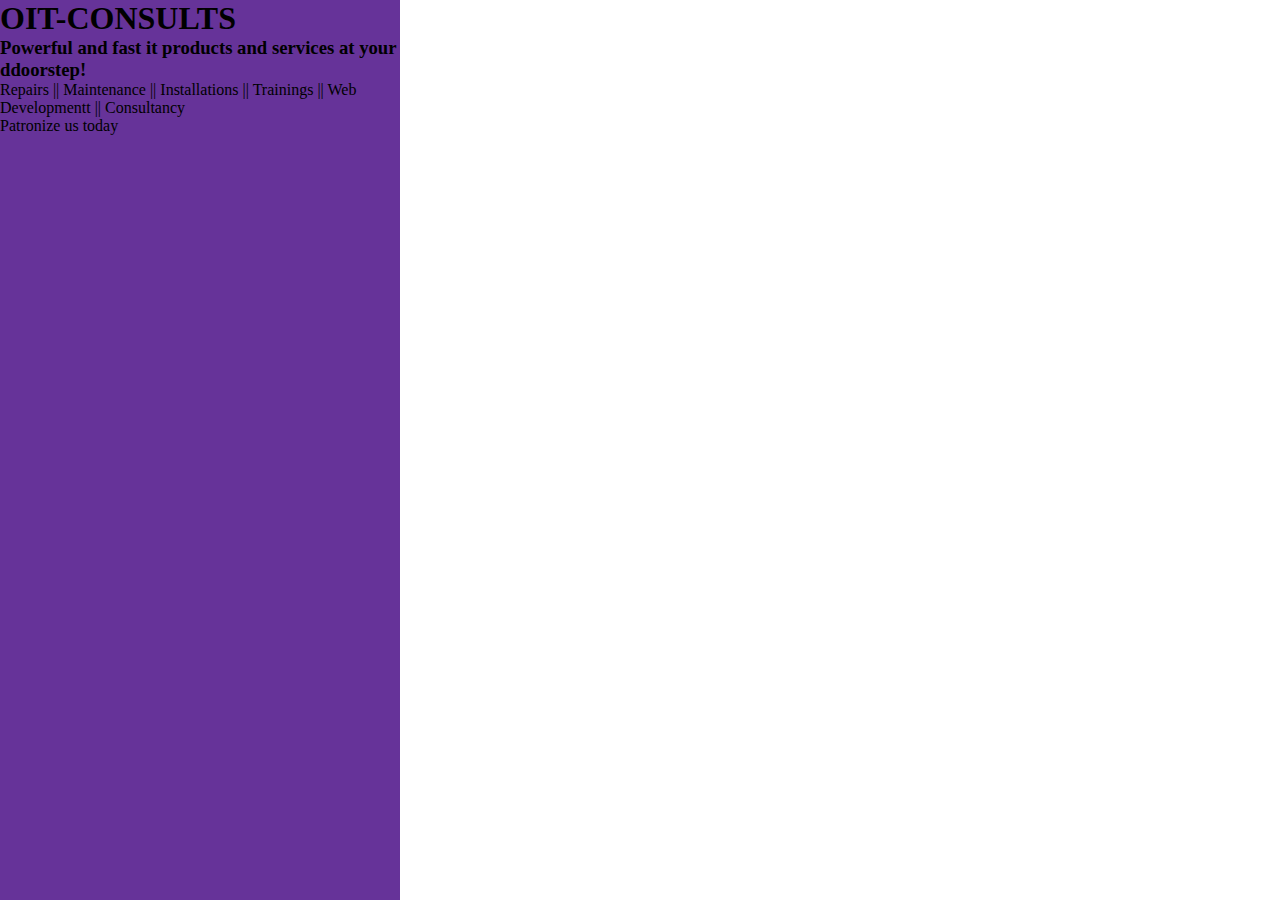
<file: signup.html>
<!DOCTYPE html>
<html lang="en">
<head>
    <meta charset="UTF-8">
    <meta http-equiv="X-UA-Compatible" content="IE=edge">
    <meta name="viewport" content="width=device-width, initial-scale=1.0">

    <link rel="preconnect" href="https://fonts.googleapis.com">
    <link rel="preconnect" href="https://fonts.gstatic.com" crossorigin>
    <link href="https://fonts.googleapis.com/css2?family=Roboto:wght@300&display=swap" rel="stylesheet">

    <title>Sign up Page</title>

    <link rel="stylesheet" href="signup.css">
</head>
<body>
    <div class="wrapper">
        <div class="card-body">
            <aside>
                <h1>OIT-CONSULTS</h1>

                <h3>Powerful and fast it products and services at your ddoorstep! </h3>
                <p>Repairs || Maintenance || Installations || Trainings || Web Developmentt || Consultancy</p>
                <p>Patronize us today</p>
            </aside>
    </div>
    
</body>
</html>
</file>
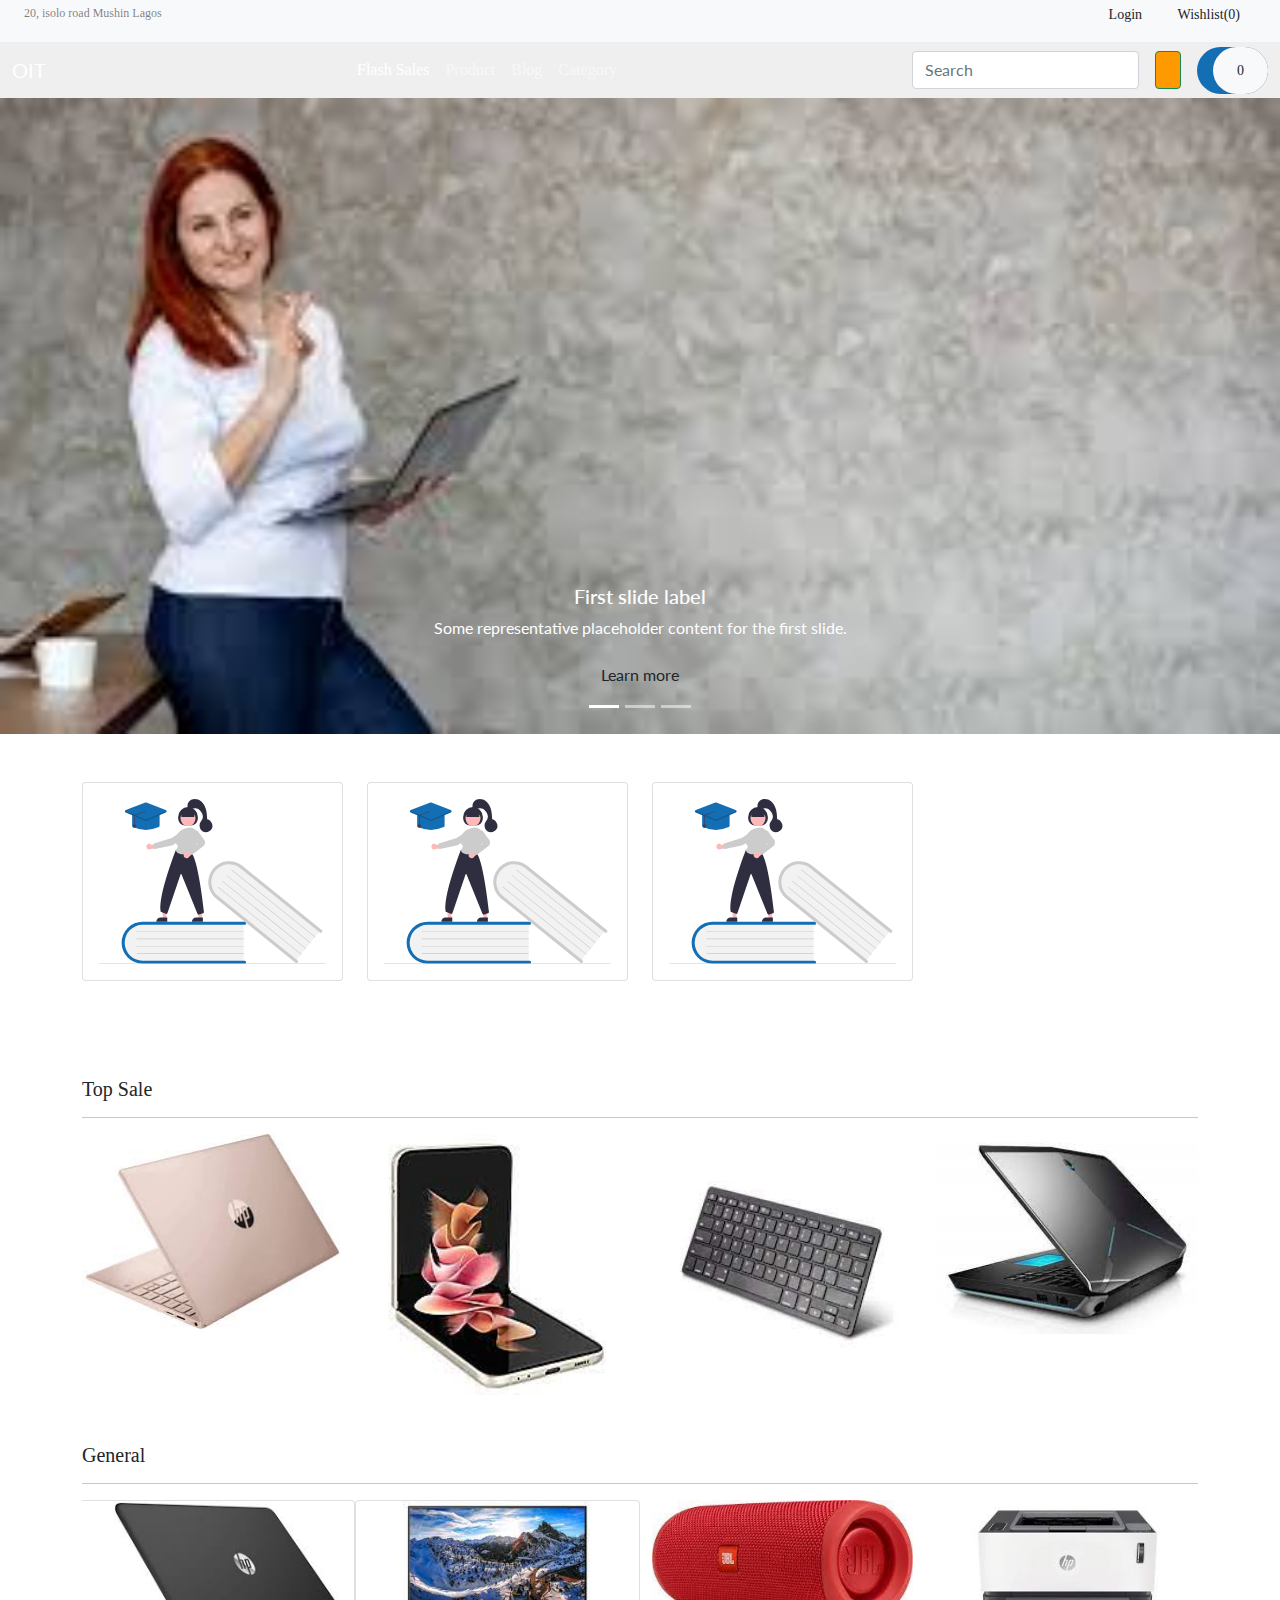
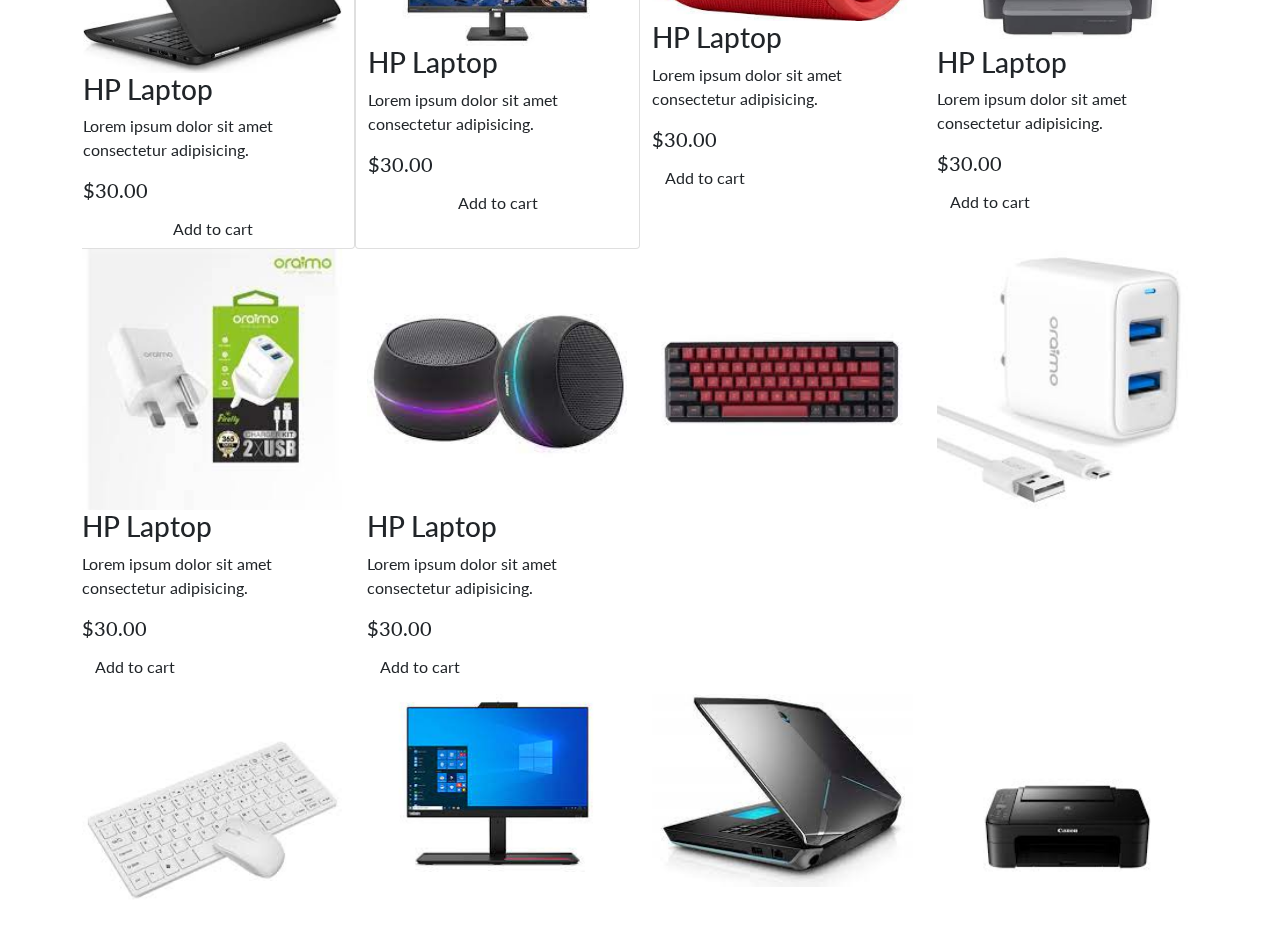
<file: test.html>
<!DOCTYPE html>
<html lang="en">
<head>
    <meta charset="UTF-8">
    <meta http-equiv="X-UA-Compatible" content="IE=edge">
    <meta name="viewport" content="width=device-width, initial-scale=1.0">
    <title>OIT || E-commerce</title>

    <!--  Bootstrap cdn  -->

    <link href="https://cdn.jsdelivr.net/npm/bootstrap@5.1.3/dist/css/bootstrap.min.css" rel="stylesheet" integrity="sha384-1BmE4kWBq78iYhFldvKuhfTAU6auU8tT94WrHftjDbrCEXSU1oBoqyl2QvZ6jIW3" crossorigin="anonymous">

    <link rel="stylesheet" href="bootstrap.css">

    <!-- OwlCarousel cdn-->

    <link rel="stylesheet" href="https://cdnjs.cloudflare.com/ajax/libs/OwlCarousel2/2.3.4/assets/owl.carousel.min.css" integrity="sha512-tS3S5qG0BlhnQROyJXvNjeEM4UpMXHrQfTGmbQ1gKmelCxlSEBUaxhRBj/EFTzpbP4RVSrpEikbmdJobCvhE3g==" crossorigin="anonymous" referrerpolicy="no-referrer" />
    <link rel="stylesheet" href="https://cdnjs.cloudflare.com/ajax/libs/OwlCarousel2/2.3.4/assets/owl.theme.default.min.css" integrity="sha512-sMXtMNL1zRzolHYKEujM2AqCLUR9F2C4/05cdbxjjLSRvMQIciEPCQZo++nk7go3BtSuK9kfa/s+a4f4i5pLkw==" crossorigin="anonymous" referrerpolicy="no-referrer" />

    <!-- Font Awesome Icons-->

    <link rel="stylesheet" href="https://cdnjs.cloudflare.com/ajax/libs/font-awesome/6.0.0-beta3/css/all.min.css" integrity="sha512-Fo3rlrZj/k7ujTnHg4CGR2D7kSs0v4LLanw2qksYuRlEzO+tcaEPQogQ0KaoGN26/zrn20ImR1DfuLWnOo7aBA==" crossorigin="anonymous" referrerpolicy="no-referrer" />

    <!-- Custom CSS file -->

    <link rel="stylesheet" href="style.css">
</head>
<body>
<div class="naJustTest">
    <!-- header section starts here-->
    <header id="header">
        <div class="strip d-flex justify-content-between px-4 py-1 bg-light">
            <p class="font-rale font-size-12 text-black-50">20, isolo road Mushin Lagos</p>
            <div class="font-rale font-size-14">
                <a href="#" class="px-3 border-right border-left text-decoration-none text-dark">Login</a>
                <a href="#" class="px-3 border-right text-decoration-none text-dark">Wishlist(0)</a>
            </div>
        </div>

        <!-- primary navbar -->
        <nav class="navbar navbar-expand-lg navbar-dark color-second-bg">
            <div class="container-fluid">
              <a class="navbar-brand" href="#">OIT</a>
              <button class="navbar-toggler" type="button" data-bs-toggle="collapse" data-bs-target="#navbarSupportedContent" aria-controls="navbarSupportedContent" aria-expanded="false" aria-label="Toggle navigation">
                <span class="navbar-toggler-icon"></span>
              </button>
              <div class="collapse navbar-collapse" id="navbarSupportedContent">
                <ul class="navbar-nav m-auto font-rubik">
                  <li class="nav-item">
                    <a class="nav-link active" aria-current="page" href="#">Flash Sales</a>
                  </li>
                  <li class="nav-item dropdown">
                    <a class="nav-link " href="#" id="navbarDropdown" role="button" data-bs-toggle="dropdown" aria-expanded="false">
                      Product <i class="fas fa-chevron-down"></i>
                    </a>
                    <ul class="dropdown-menu" aria-labelledby="navbarDropdown">
                      <li><a class="dropdown-item" href="#"> <img src="./assets/hp.png">HP</a></li>
                      <li><a class="dropdown-item" href="#"><img src="./assets/dell.png"> Dell</a></li>
                      <li><a class="dropdown-item" href="#"><img src="./assets/lenovo.png">Lenovo</a></li>
                      <li><a class="dropdown-item" href="#"><img src="./assets/acer.png">Acer</a></li>
                      <li><a class="dropdown-item" href="#"><img src="./assets/toshiba.png">Toshiba</a></li>
                      <li><a class="dropdown-item" href="#"><img src="./assets/alienware.png">Alienware</a></li>
                      <li><a class="dropdown-item" href="#"><img src="./assets/asus.png">Asus</a></li>
                      <li><a class="dropdown-item" href="#"><img src="./assets/oraimo.png">Oraimo</a></li>
                      <li><a class="dropdown-item" href="#"><img src="./assets/jbl.png">JBL</a></li>
                      <li><a class="dropdown-item" href="#"><img src="./assets/samsung.png">samsung</a></li>
                      <li><hr class="dropdown-divider"></li>
                      <li><a class="dropdown-item" href="#">Apple (coming soon...)</a></li>
                    </ul>
                  </li>
                <li class="nav-item">
                  <a class="nav-link" href="#">Blog</a>
                </li>
                  <li class="nav-item dropdown">
                    <a class="nav-link" href="#" id="navbarDropdownMenuLink" role="button" data-bs-toggle="dropdown" aria-expanded="false">
                      Category <i class="fas fa-chevron-down"></i>
                    </a>
                    <ul class="dropdown-menu" aria-labelledby="navbarDropdownMenuLink">
                      <li class="dropdown-submenu">
                        <a class="dropdown-item" href="#"><i class="fas fa-book"></i>Education <i class="fas fa-chevron-down"></i></a>
                        <ul class="dropdown-menu">
                          <li><a class="dropdown-item" href="#"><i class="fas fa-laptop"></i>Laptops</a></li>
                          <li><a class="dropdown-item" href="#"><i class="fas fa-desktop"></i>Desktops</a></li>
                          <li><a class="dropdown-item" href="#"><i class="fas fa-plug"></i>Gadgets</a></li>
                          <li><a class="dropdown-item" href="#"><i class="fas fa-tools"></i>Accesories</a></li>
                        </ul>
                      </li>
                      <li class="dropdown-submenu">
                        <a class="dropdown-item pr-2" href="#"><i class="fas fa-briefcase"></i>Work <i class="fas fa-chevron-down"></i></a>
                        <ul class="dropdown-menu">
                          <li><a class="dropdown-item" href="#"><i class="fas fa-laptop"></i>Laptops</a></li>
                          <li><a class="dropdown-item" href="#"><i class="fas fa-desktop"></i>Desktops</a></li>
                          <li><a class="dropdown-item" href="#"><i class="fas fa-plug"></i>Gadgets</a></li>
                          <li><a class="dropdown-item" href="#"><i class="fas fa-tools"></i>Accesories</a></li>
                        </ul>
                      </li>
                      <li class="dropdown-submenu">
                        <a class="dropdown-item" href="#"><i class="fas fa-camera-retro"></i>Multimedia <i class="fas fa-chevron-down"></i></a>
                        <ul class="dropdown-menu">
                          <li><a class="dropdown-item" href="#"><i class="fas fa-laptop"></i>Laptops</a></li>
                          <li><a class="dropdown-item" href="#"><i class="fas fa-desktop"></i>Desktops</a></li>
                          <li><a class="dropdown-item" href="#"><i class="fas fa-plug"></i>Gadgets</a></li>
                          <li><a class="dropdown-item" href="#"><i class="fas fa-tools"></i>Accesories</a></li>
                        </ul>
                      </li>
                      <li class="dropdown-submenu">
                        <a class="dropdown-item" href="#"><i class="fas fa-pen-nib"></i>Design <i class="fas fa-chevron-down"></i></a>
                        <ul class="dropdown-menu">
                          <li><a class="dropdown-item" href="#"><i class="fas fa-laptop"></i>Laptops</a></li>
                          <li><a class="dropdown-item" href="#"><i class="fas fa-desktop"></i>Desktops</a></li>
                          <li><a class="dropdown-item" href="#"><i class="fas fa-plug"></i>Gadgets</a></li>
                          <li><a class="dropdown-item" href="#"><i class="fas fa-tools"></i>Accesories</a></li>
                        </ul>
                      </li>
                      <li class="dropdown-submenu">
                        <a class="dropdown-item" href="#"><i class="fas fa-gamepad"></i>Gaming <i class="fas fa-chevron-down"></i></a>
                        <ul class="dropdown-menu">
                          <li><a class="dropdown-item" href="#"><i class="fas fa-laptop"></i>Laptops</a></li>
                          <li><a class="dropdown-item" href="#"><i class="fas fa-desktop"></i>Desktops</a></li>
                          <li><a class="dropdown-item" href="#"><i class="fas fa-plug"></i>Gadgets</a></li>
                          <li><a class="dropdown-item" href="#"><i class="fas fa-tools"></i>Accesories</a></li>
                        </ul>
                      </li>
                    </ul>
                  </li>
                  
                </ul>
                <form class="d-flex">
                  <input class="form-control" type="search" placeholder="Search" aria-label="Search">
                  <button class="btn btn-outline-success mx-3 color-yellow-bg" type="submit"><i class="fas fa-search"></i></button>
                </form>
              </div>
              <form action="#" class="font-size-14 font-rale">
                  <a href="#" class="py-3 rounded-pill color-primary-bg text-decoration-none">
                      <span class="font-size-16 px-2 text-white"> <i class="fas fa-shopping-cart"></i></span>
                      <span class="px-4 py-3 rounded-pill text-dark bg-light">0</span>
                  </a>
              </form>
            </div>
          </nav>
    </header>
    <!-- header section ends here-->

    <!-- Main section starts here -->
    <main> 
        <!-- Owl carousel starts here -->
        <div id="carouselExampleCaptions" class="carousel slide" data-bs-ride="carousel">
          <div class="carousel-indicators">
            <button type="button" data-bs-target="#carouselExampleCaptions" data-bs-slide-to="0" class="active" aria-current="true" aria-label="Slide 1"></button>
            <button type="button" data-bs-target="#carouselExampleCaptions" data-bs-slide-to="1" aria-label="Slide 2"></button>
            <button type="button" data-bs-target="#carouselExampleCaptions" data-bs-slide-to="2" aria-label="Slide 3"></button>
          </div>
          <div class="carousel-inner">
            <div class="carousel-item active">
              <img src="./assets/LaptopBanner4.jpg" class="d-block w-100" alt="banner1">
              <div class="carousel-caption d-none d-md-block">
                <h5>First slide label</h5>
                <p>Some representative placeholder content for the first slide.</p>

                <div class="slider-btn">
                  <button class="btn btn-1">Learn more</button>
                </div>
              </div>
            </div>
            <div class="carousel-item">
              <img src="./assets/LaptopBanner3.jpg" class="d-block w-100" alt="banner2">
              <div class="carousel-caption d-none d-md-block">
                <h5>Second slide label</h5>
                <p>Some representative placeholder content for the second slide.</p>
              </div>
            </div>
            <div class="carousel-item">
              <img src="./assets/LaptopBanner5.jpg" class="d-block w-100" alt="Banner3">
              <div class="carousel-caption d-none d-md-block">
                <h5>Third slide label</h5>
                <p>Some representative placeholder content for the third slide.</p>
                
              </div>
            </div>
          </div>
        </div>

        <!-- Category section stars here -->

        <section class="category">
          <div class="container">
            <div class="row py-5 g-4">
              <div class="col-md-3">
                <div class="card">
                  <div class="card-body">
                    <div class="card-image">
                      <img class="img-fluid w-70" src="./assets/undraw_education_f8ru.svg" alt="">
                    </div>
                  </div>
                </div>
              </div>

              <div class="col-md-3">
                <div class="card">
                  <div class="card-body">
                    <div class="card-image">
                      <img class="img-fluid w-70" src="./assets/undraw_education_f8ru.svg" alt="">
                    </div>
                  </div>
                </div>
              </div>

              <div class="col-md-3">
                <div class="card">
                  <div class="card-body">
                    <div class="card-image">
                      <img class="img-fluid w-70" src="./assets/undraw_education_f8ru.svg" alt="">
                    </div>
                  </div>
                </div>
              </div>



              
            </div>
          </div>
        </section>
        <!-- Top sale starts here -->
        <section id="General">
          <div class="container py-5">
            <h4 class="font-rubik font-size-20">Top Sale</h4>
            <hr color="rebeccapurple">
            <!-- Owl Carousel starts here-->
            <div id="carouselExampleCaptions" class="carousel slide" data-bs-ride="carousel">
              <div class="carousel-indicators">
                <button type="button" data-bs-target="#carouselExampleCaptions" data-bs-slide-to="0" class="active" aria-current="true" aria-label="Slide 1"></button>
                <button type="button" data-bs-target="#carouselExampleCaptions" data-bs-slide-to="1" aria-label="Slide 2"></button>
                <button type="button" data-bs-target="#carouselExampleCaptions" data-bs-slide-to="2" aria-label="Slide 3"></button>
              </div>
              <div class="carousel-inner">
                <div class="carousel-item active">
                  <div class="row">
                    <div class="col-3"><img class="d-block w-100" src="./assets/laptop1.jpg" class="d-block w-100" alt="banner1"></div>
                    <div class="col-3"><img class="d-block w-100" src="./assets/samsung1.jpg" class="d-block w-100" alt="banner1"></div>
                    <div class="col-3"><img class="d-block w-100" src="./assets/keyboard1.jpg" class="d-block w-100" alt="banner1"></div>
                    <div class="col-3"><img class="d-block w-100" src="./assets/laptop5.jpg" class="d-block w-100" alt="banner1"></div>
                  </div>  
                </div>
                <div class="carousel-item">
                  <div class="row">
                    <div class="col-3"><img class="d-block w-100" src="./assets/laptop2.jpg" class="d-block w-100" alt="banner1"></div>
                    <div class="col-3"><img class="d-block w-100" src="./assets/desktop1.jpg" class="d-block w-100" alt="banner1"></div>
                    <div class="col-3"><img class="d-block w-100" src="./assets/oraimo1.jpg" class="d-block w-100" alt="banner1"></div>
                    <div class="col-3"><img class="d-block w-100" src="./assets/desktop2.jpg" class="d-block w-100" alt="banner1"></div>
                  </div>  
                </div>
                <div class="carousel-item ">
                  <div class="row">
                    <div class="col-3"><img class="d-block w-100" src="./assets/oraimo2.jpg" class="d-block w-100" alt="banner1"></div>
                    <div class="col-3"><img class="d-block w-100" src="./assets/speaker2.jpg" class="d-block w-100" alt="banner1"></div>
                    <div class="col-3"><img class="d-block w-100" src="./assets/laptop4.jpg" class="d-block w-100" alt="banner1"></div>
                    <div class="col-3"><img class="d-block w-100" src="./assets/keyboard3.jpg" class="d-block w-100" alt="banner1"></div>
                  </div>  
                </div>
                </div>
              </div>
            </div>
          </div>
            </div>
          </div>
        </div>
            <!-- Owl carousel ends here-->
          </div>
        </section>
        <!-- Top sale ends here -->
        <section id="general">
          <div class="container">
            <h4 class="font-rubik font-size-20">General</h4>
            <hr>
            <div id="carouselExampleCaptions" class="carousel slide" data-bs-ride="carousel">
              <div class="carousel-inner">
                <div class="carousel-item active">
                  <div class="row">
                    <div class="card col-3"><img class="d-block w-100" src="./assets/laptop2.jpg" class="d-block w-100" alt="banner1">
                    <h3>HP Laptop</h3>
                    <p>Lorem ipsum dolor sit amet consectetur adipisicing.</p>
                    <h5>$30.00</h5>
                    <button class="btn">Add to cart</button>
                    </div>
                    <div class="card col-3"><img class="d-block w-100" src="./assets/desktop2.jpg" class="d-block w-100" alt="banner1">
                      <h3>HP Laptop</h3>
                      <p>Lorem ipsum dolor sit amet consectetur adipisicing.</p>
                      <h5>$30.00</h5>
                      <button class="btn">Add to cart</button>
                    </div>
                    <div class="col-3"><img class="d-block w-100" src="./assets/speaker1.jpg" class="d-block w-100" alt="banner1">
                      <h3>HP Laptop</h3>
                      <p>Lorem ipsum dolor sit amet consectetur adipisicing.</p>
                      <h5>$30.00</h5>
                      <button class="btn">Add to cart</button>
                    </div>
                    <div class="col-3"><img class="d-block w-100" src="./assets/printer1.jpg" class="d-block w-100" alt="banner1">
                      <h3>HP Laptop</h3>
                      <p>Lorem ipsum dolor sit amet consectetur adipisicing.</p>
                      <h5>$30.00</h5>
                      <button class="btn">Add to cart</button>
                    </div>
                    <div class="col-3"><img class="d-block w-100" src="./assets/oraimo1.jpg" class="d-block w-100" alt="banner1">
                      <h3>HP Laptop</h3>
                      <p>Lorem ipsum dolor sit amet consectetur adipisicing.</p>
                      <h5>$30.00</h5>
                      <button class="btn">Add to cart</button>
                    </div>
                    <div class="col-3"><img class="d-block w-100" src="./assets/speaker2.jpg" class="d-block w-100" alt="banner1">
                      <h3>HP Laptop</h3>
                      <p>Lorem ipsum dolor sit amet consectetur adipisicing.</p>
                      <h5>$30.00</h5>
                      <button class="btn">Add to cart</button>
                    </div>
                    <div class="col-3"><img class="d-block w-100" src="./assets/keyboard2.jpg" class="d-block w-100" alt="banner1"></div>
                    <div class="col-3"><img class="d-block w-100" src="./assets/oraimo2.jpg" class="d-block w-100" alt="banner1"></div>
                    <div class="col-3"><img class="d-block w-100" src="./assets/keyboard3.jpg" class="d-block w-100" alt="banner1"></div>
                    <div class="col-3"><img class="d-block w-100" src="./assets/desktop1.jpg" class="d-block w-100" alt="banner1"></div>
                    <div class="col-3"><img class="d-block w-100" src="./assets/laptop5.jpg" class="d-block w-100" alt="banner1"></div>
                    <div class="col-3"><img class="d-block w-100" src="./assets/printer2.jpg" class="d-block w-100" alt="banner1"></div>
                  </div>  
                </div>
                
                </div>
              </div>
            </div>
           
            </div>
          </div>
        </div>
            <!-- Owl carousel ends here-->
          </div>
        </section>
        <!-- General section starts here -->

        
        <!-- General section ends here -->
        </main>

    <!-- Main section ends here -->
 
    <!-- Footer section starts here -->
    <footer>

    </footer>
    <!-- Footer section ends here -->

  </div>




    <script src="https://cdn.jsdelivr.net/npm/@popperjs/core@2.10.2/dist/umd/popper.min.js" integrity="sha384-7+zCNj/IqJ95wo16oMtfsKbZ9ccEh31eOz1HGyDuCQ6wgnyJNSYdrPa03rtR1zdB" crossorigin="anonymous"></script>
<script src="https://cdn.jsdelivr.net/npm/bootstrap@5.1.3/dist/js/bootstrap.min.js" integrity="sha384-QJHtvGhmr9XOIpI6YVutG+2QOK9T+ZnN4kzFN1RtK3zEFEIsxhlmWl5/YESvpZ13" crossorigin="anonymous"></script>

<!-- OwlCarousel Js file-->
<script src="https://cdnjs.cloudflare.com/ajax/libs/OwlCarousel2/2.3.4/owl.carousel.min.js"></script>

<!-- Jquery link -->
<script src="https://cdnjs.cloudflare.com/ajax/libs/jquery/3.6.0/jquery.min.js" integrity="sha512-894YE6QWD5I59HgZOGReFYm4dnWc1Qt5NtvYSaNcOP+u1T9qYdvdihz0PPSiiqn/+/3e7Jo4EaG7TubfWGUrMQ==" crossorigin="anonymous" referrerpolicy="no-referrer"></script>

<!-- Custom Js file-->
<script src="./index.js"></script>
</body>
</html>
</file>
<file: style.css>
@import url("https://fonts.googleapis.com/css2?family=Lato&display=swap");
/* Sass Template */
/* global classes */
* {
  padding: o;
  margin: 0;
}

body {
  font-family: "Lato", sans-serif;
}

button, button:focus {
  outline: none !important;
  box-shadow: none !important;
}

/* typography classes */
.font-baloo {
  font-family: "Baloo Thambi Z", cursive;
}

.font-rale {
  font-family: "Raleway", cursive;
}

.font-rubik {
  font-family: "Rubik", cursive;
}

.font-lato {
  font-family: "Lato", sans-serif;
}

.font-size-12 {
  font-size: 12px;
}

.font-size-14 {
  font-size: 14px;
}

.font-size-16 {
  font-size: 16px;
}

.font-size-20 {
  font-size: 20px;
}

/* Color Template */
.color-primary {
  color: #146EB4;
}

.color-primary-bg {
  background: #146EB4;
}

.color-second {
  color: #efefef;
}

.color-second-bg {
  background: #efefef;
}

.color-yellow {
  color: #FF9900;
}

.color-yellow-bg {
  background: #FF9900;
}

/* Native Css */
#navBar {
  width: 100%;
  z-index: 1000;
  position: fixed;
  box-shadow: 4px 2px 4px efefef;
  padding: 15px 0;
  top: 0;
  left: 0;
}

.join-us-btn:hover {
  background-color: #fff;
  border: 2px solid #FF9900;
  transition: 0.3s ease-in;
}

.sign-in-btn {
  color: black;
}

.sign-in-btn:hover {
  background-color: #146EB4;
  color: #fff;
  border: none;
  transition: 0.3s ease-in;
}

.chatWithUs {
  position: fixed;
  right: 20px;
  bottom: 20px;
}

.chatWithUs button {
  display: flex;
  flex-direction: column;
  justify-content: center;
  align-items: center;
  text-align: center;
  color: #fff;
  background-color: rebeccapurple;
  padding: 10px 15px;
  box-shadow: 4px 2px 4px grey;
}

.chatWithUs button a {
  text-decoration: none;
  color: #fff;
}

.chat-icon {
  color: #fff;
}

.others {
  margin-right: 25px;
}

.hamburger {
  width: 40px;
  height: 40px;
  cursor: pointer;
  transition-property: opacity, filter;
  transition-duration: 0.05s;
  transition-timing-function: linear;
  font: inherit;
  color: inherit;
  text-transform: none;
  background-color: transparent;
  border: 0;
  margin-right: 20px;
  margin: 0 20px 0 20px;
  overflow: visible;
}

.hamburger-lines {
  height: 2px;
  width: 20px;
  background-color: black;
  margin: 3px;
}

#SideNav {
  position: fixed;
  z-index: 1000;
  top: 0;
  left: 0;
  width: 0;
  height: 100vh;
  background-color: #fff;
  transition: 1s;
  box-shadow: 4px 4px 4px grey;
  overflow: hidden;
}

.sideNav-lists {
  list-style-type: none;
  margin-left: -25px;
  padding-bottom: 25px;
}

.sideNav-lists > li {
  margin: 4px;
}

side-nav-title {
  text-shadow: #353F50;
}

.closeSideNav {
  font-size: 25px;
  padding-left: -35px;
  margin-left: -30px;
  margin-right: 23px;
}

.sidenavbar-brand {
  margin-right: 50px;
}

.about-list {
  padding: 1px 0;
}

.about-txt {
  font-size: 18px;
  color: #353F50;
  margin: 8px 20px 6px 0;
  font-weight: 550;
}

.about-list a {
  text-decoration: none;
  color: #353F50;
  font-size: 18px;
  margin-right: 20px;
}

.footer {
  padding-top: 80px;
}

.socials {
  list-style-type: none;
}

.join-us {
  list-style-type: none;
}

.about-us-title {
  padding-left: 32px;
}

.join-us-title {
  padding-left: 32px;
}

.about-us {
  list-style-type: none;
}

.foot-upper {
  margin-bottom: 170px;
}

.copyright {
  position: relative;
  bottom: 0;
  display: flex;
  justify-content: center;
  align-items: center;
  text-align: center;
  padding: 10px 0;
  justify-content: space-between;
}

.copyright-txt {
  padding-top: 20px;
}

.extra-links > .links {
  color: #000;
  padding-right: 20px;
  text-decoration: none;
}

.last-extra-link {
  color: #000;
  text-decoration: none;
}

@media screen and (max-width: 600px) {
  .copyright {
    display: block;
  }

  .chatWithUs button {
    padding: 10px 10px 5px 10px;
  }

  .chatWithUs button a {
    display: none;
  }
}

/*# sourceMappingURL=style.css.map */
</file>
<file: Chat Bot/static/css/chat.css>
.chat-bar-collapsible{
    position: fixed;
    bottom: 50px;
    right: 50px;
    box-shadow: 0 8px 16px rgba(0, 0, 0, 0.2);
    border-radius: 0 0 10px 10px;
}

.collapsible{
    background-color: rebeccapurple;
    color: white;
    cursor: pointer;
    padding: 18px;
    width: 350px;
    text-align: center;
    outline: none;
    font-weight: bold;
    font-size: 18px;
    border-radius: 10px 10px 0px 0px;
    border: 2px solid #fff;
    border-bottom: none;
}

.contents{
    max-height: 0;
    overflow: hidden;
    transition: max-heigh 0.2s ease-out;
    background-color: #f1f1f1;
}

.full-chat-block{
    width: 350px;
    background-color: #fff;
    text-align: center;
    overflow: auto;
    scrollbar-width: none;
    height: max-content;
    transition: max-height 0.2s ease-out;
    border-radius: 0 0 10px 10px;
    border-bottom-right-radius: 2px;
}

.outer-container{
    min-height: 500px;
    bottom: 0;
    position: relative;
}

.chat-container{
    max-height: 500px;
    width: 100%;
    position: absolute;
    bottom: 0;
    left: 0;
    scroll-behavior: smooth;
    hyphens: auto;
}

.chat-container::-webkit-scrollbar{
    display: none;
}

.chat-bar-input-block{
    display: flex;
    float: left;
    box-sizing: border-box;
    justify-content: space-between;
    width: 100%;
    align-items: center;
    padding: 10px 0 10px 10px;
    border-radius: 10px 10px 0 0;
    background-color: #efefef;
}

.chat-bar-icons{
    display: flex;
    justify-content: space-evenly;
    box-sizing: border-box;
    width: 25%;
    float: right;
    font-size: 20px;
}

#chat-icon:hover{
    opacity: .7;
}

/* CHAT BUBBLES */

#userInput{
    width: 75%;
}

.input-box{
    float: left;
    border: none;
    box-sizing: border-box;
    width: 100%;
    padding: 10px;
    border-radius: 10px;
    font-size: 16px;
    outline: none;
}

.userText{
    color: white;
    text-align: right;
    font-size: 16px;
    font-family: Helvetica;
    clear: both;
    font-weight: normal;
}

.userText span{
    line-height: 1.5em;
    display: inline-block;
    background: #5ca6fa;
    padding: 10px;
    border-radius: 8px;
    border-bottom-right-radius: 2px;
    max-width: 80%;
    margin-right: 10px;
    animation: floatup .5s forwards;
}

.botText{
    color: #000;
    text-align: left;
    font-size: 16px;
    font-family: Helvetica;
    clear: both;
    font-weight: normal;
}

.botText span{
    line-height: 1.5em;
    display: inline-block;
    background: #e0e0e0;
    margin-left: 10px;
    padding: 10px;
    border-radius: 8px;
    border-bottom-left-radius: 2px;
    max-width: 80%;
    animation: floatup .5s forwards;
}

@keyframes floatup {
    from{
        transform: translateY(14px);
        opacity: .7;
    }
    to{
        transform: translateY(0);
        opacity: 1;
    }
}

@media screen and (max-width:600px) {
    .full-chat-block{
        width: 100%;
        border-radius: 0px;
    }

    .chat-bar-collapsible{
        position: fixed;
        bottom: 0;
        right: 0;
        width: 100%;
    }

    .collapsible{
        width: 100%;
        border: 0px;
        border-top: 3px solid #fff;
        border-radius: 0px;
    }
}
</file>
<file: Chat Bot/static/css/home.css>
html{
    scroll-behavior: smooth;
    font-family: 'Helvetiva', sans-serif, Arial;
}

body{
    background-color: #222;
    margin: 0 auto;
}
</file>
<file: shop.css>
*{
    padding: 0;
    margin: 0;
}

.wrapper{
    margin: 0 180px 20px 180px;
}

.advert > h1{
    margin: 0 180px 20px 180px;
    background: rebeccapurple;
}

.nav-bar{
    background: #fff;
}

.nav-bar-main{
    display: flex;
    justify-content: center;
    padding: 10px 0px;
}

.nav-bar-logo{
    margin-right: 70px;
}

.nav-bar-brand{
    width: 150px;
    height: auto;
}

.nav-bar-items{
    display: flex;
    flex-direction: flex-end;
    justify-content: center;
    align-items: center;
}

.search-btn{
    margin-right: 30px;
}

.nav-bar-items > a{
    margin-right: 20px;
    text-decoration: none;
    font-size: 18px;
}

.nav-bar-items > a > i{
    margin-right: 10px;
}

.search-bar{
    width: 600px;
    height: auto;
    margin-right: 10px;
    box-sizing: border-box;
    border-radius: 4px;
}

.search-icon{
    font-size: 16px;
    margin-left: 40px;
}

.search-bar > input{
    border: none;
    background: transparent;
    width: 600px;
    outline: none;
}

.search-btn{
    font-size: 12px;
    outline: none;
    border: none;
    border-radius: 4px;
}
.search > a{
    margin: auto 0;
    margin-right: 10px;
    text-decoration: none;
}

.showcase-area{
    display: flex;
    flex-direction: row;
    margin-bottom: 30px;
}

.showcase-left{
    height: 390px;
    width: 210px;
    padding: 5px 35px 30px 10px;
    border-radius: 8px;
    margin-right: 10px;
}

.showcase-left a{
    text-decoration: none;
    display: block;
    margin-bottom: 27px;
    color: #000;
}

.showcase-main{
    width: 700px;
    height: 390px;
    padding: 0 0;
    background: #000;
    border-radius: 8px;
}

.showcase-main img{
    width: 100%;
    height: 100%;
    margin: 0;
    background-position: center;
    background-size: cover;
    object-fit: cover;
    border-radius: 8px;
}

.showcase-right1{
    height: 190px;
    width: 250px;
    border-radius: 8px; 
    margin-bottom: 10px; 
}
.showcase-right1 img{
    width: 100%;
    height: 100%;
    border-radius: 8px;
}
.showcase-right2{
    height: 190px;
    width: 250px;
    border-radius: 8px;  
}
.showcase-right2 img{
    width: 100%;
    height: 100%;
    border-radius: 8px;
}

.featured-category h3{
    margin-bottom: 20px;
}

.outer{
    display: flex;
    padding: 10px;
    align-items: center;
    background-color: #fff;
    border-radius: 8px;
}

.outer-icons{
    padding: 15px;
    margin-right: 20px;
    text-decoration: none;
    color: #000;
    border-radius: 8px;
    background-color: #efefef;
}

.category-contents{
    font-size: 12px;
    padding: 10px 0 0 0;
    line-height: 5px;  
}

.category-contents a{
    text-decoration: none;
    color: rebeccapurple;
}

.card{
    outline: none;
    border-radius: 10px;
    background-color: none;
}

.card-body img{
    object-fit: contain;
}
.stock{
    font-size: 12px;
    display: flex;
    justify-content: space-between;
    align-items: center;
}
.desc{
    font-size: 13px;
}

.desc p i{
    margin-right: 4px;
}

.card-down{
    display: flex;
    justify-content: space-between;
    align-items: center;
}

.rating{
    font-size: 12px;
}

.card-img-top {
    width: 100%;
    height: 15vw;
    object-fit: cover;
}

.card-options i{
    font-size: 16px;
    padding: 10px 15px;
    border: 1px solid gray;
    border-radius: 8px;
    color: #FF9900;
    justify-self: center;
}

.card-options i:nth-child(2){
    background-color: #FF9900;
    border: none;
    color: #fff;
}
</file>
<file: signup.css>
*{
    margin: 0;
    padding: 0;
}

aside{
    background-color: rebeccapurple;
    width: 400px;
    height: 100vh;
}
</file>
